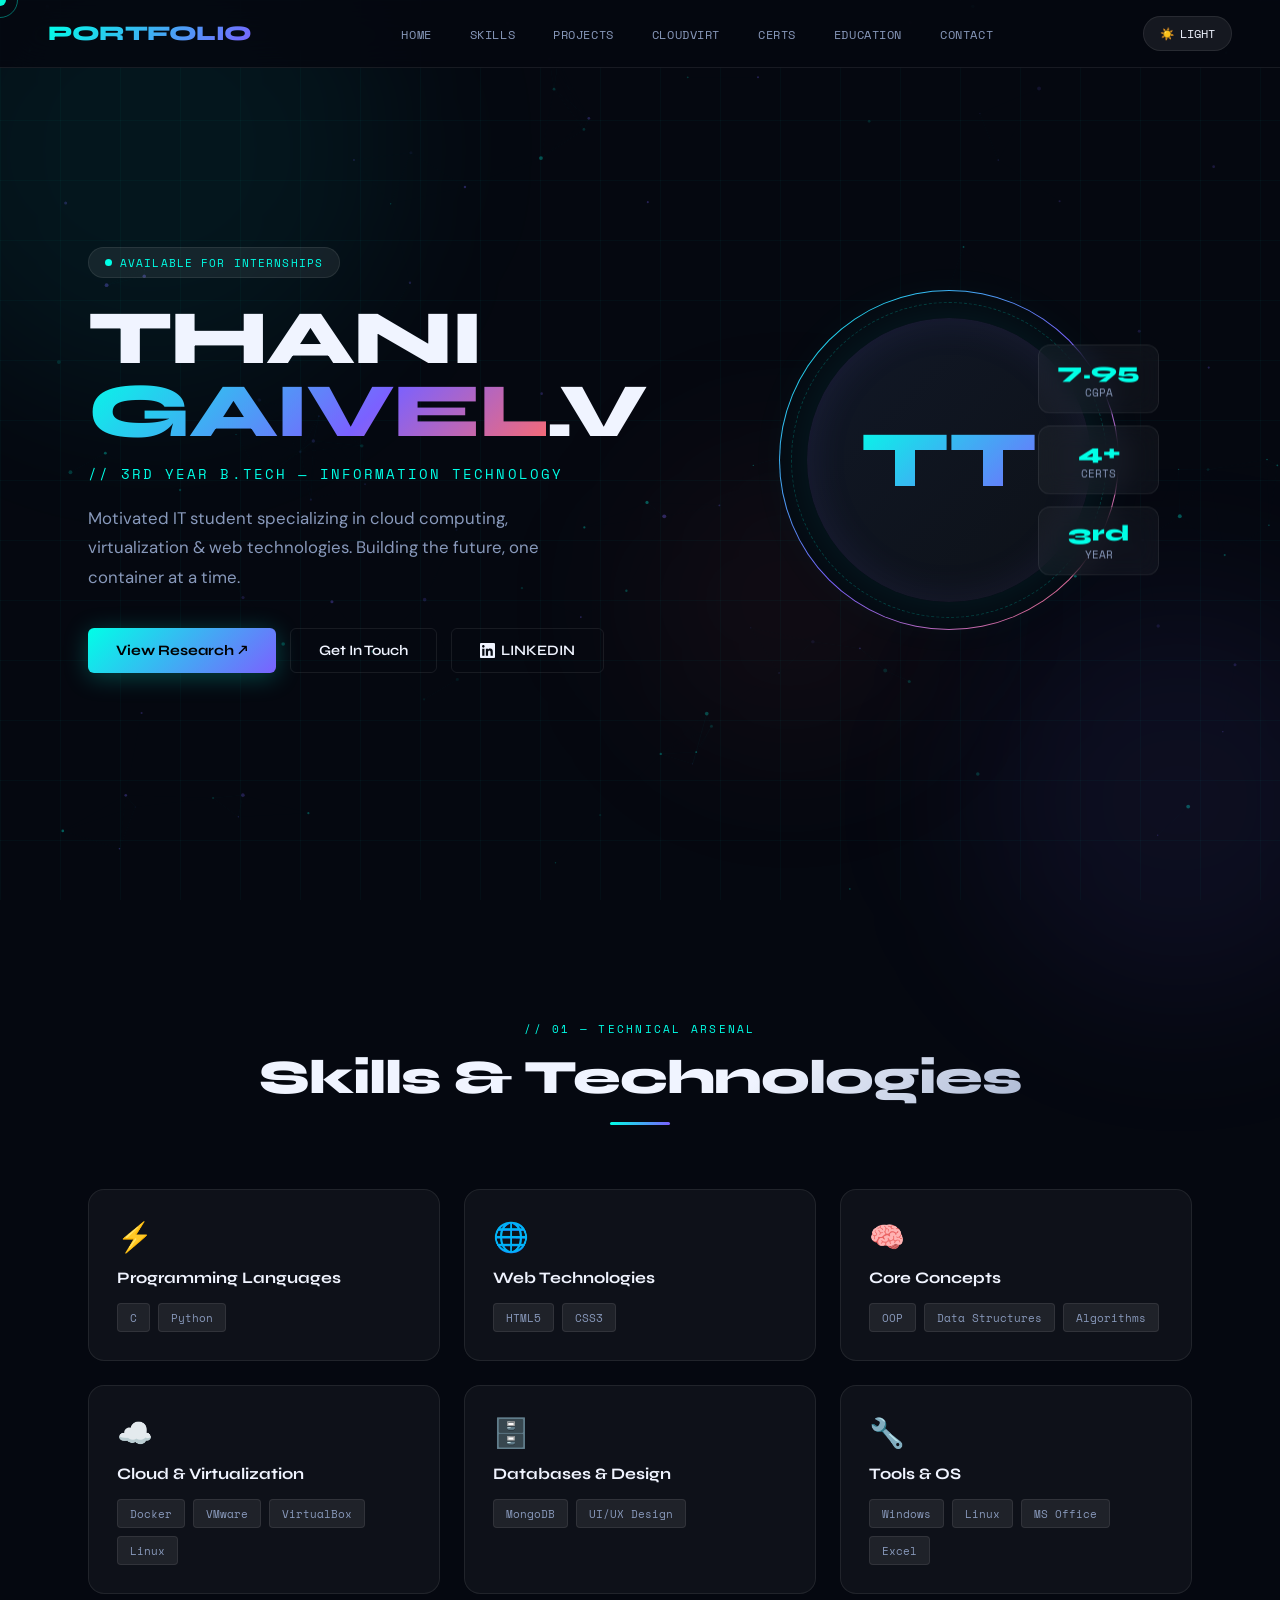
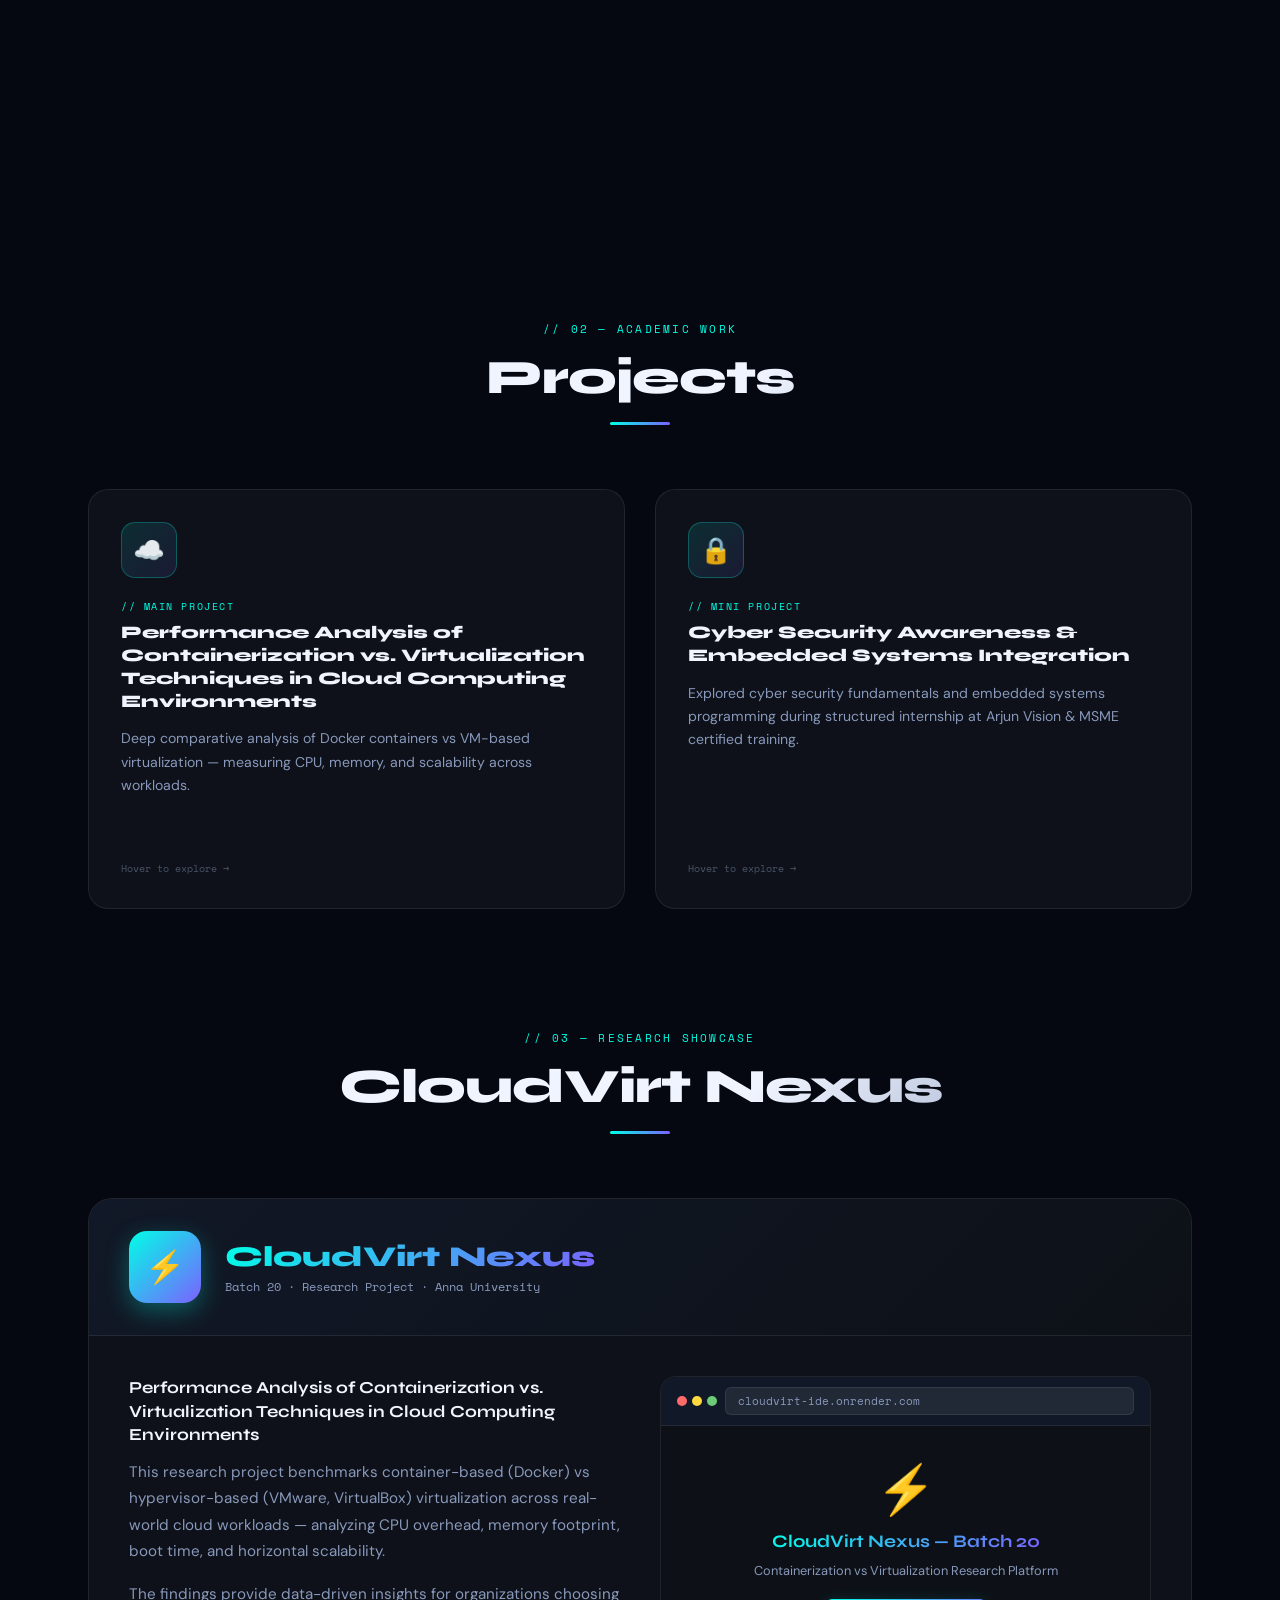
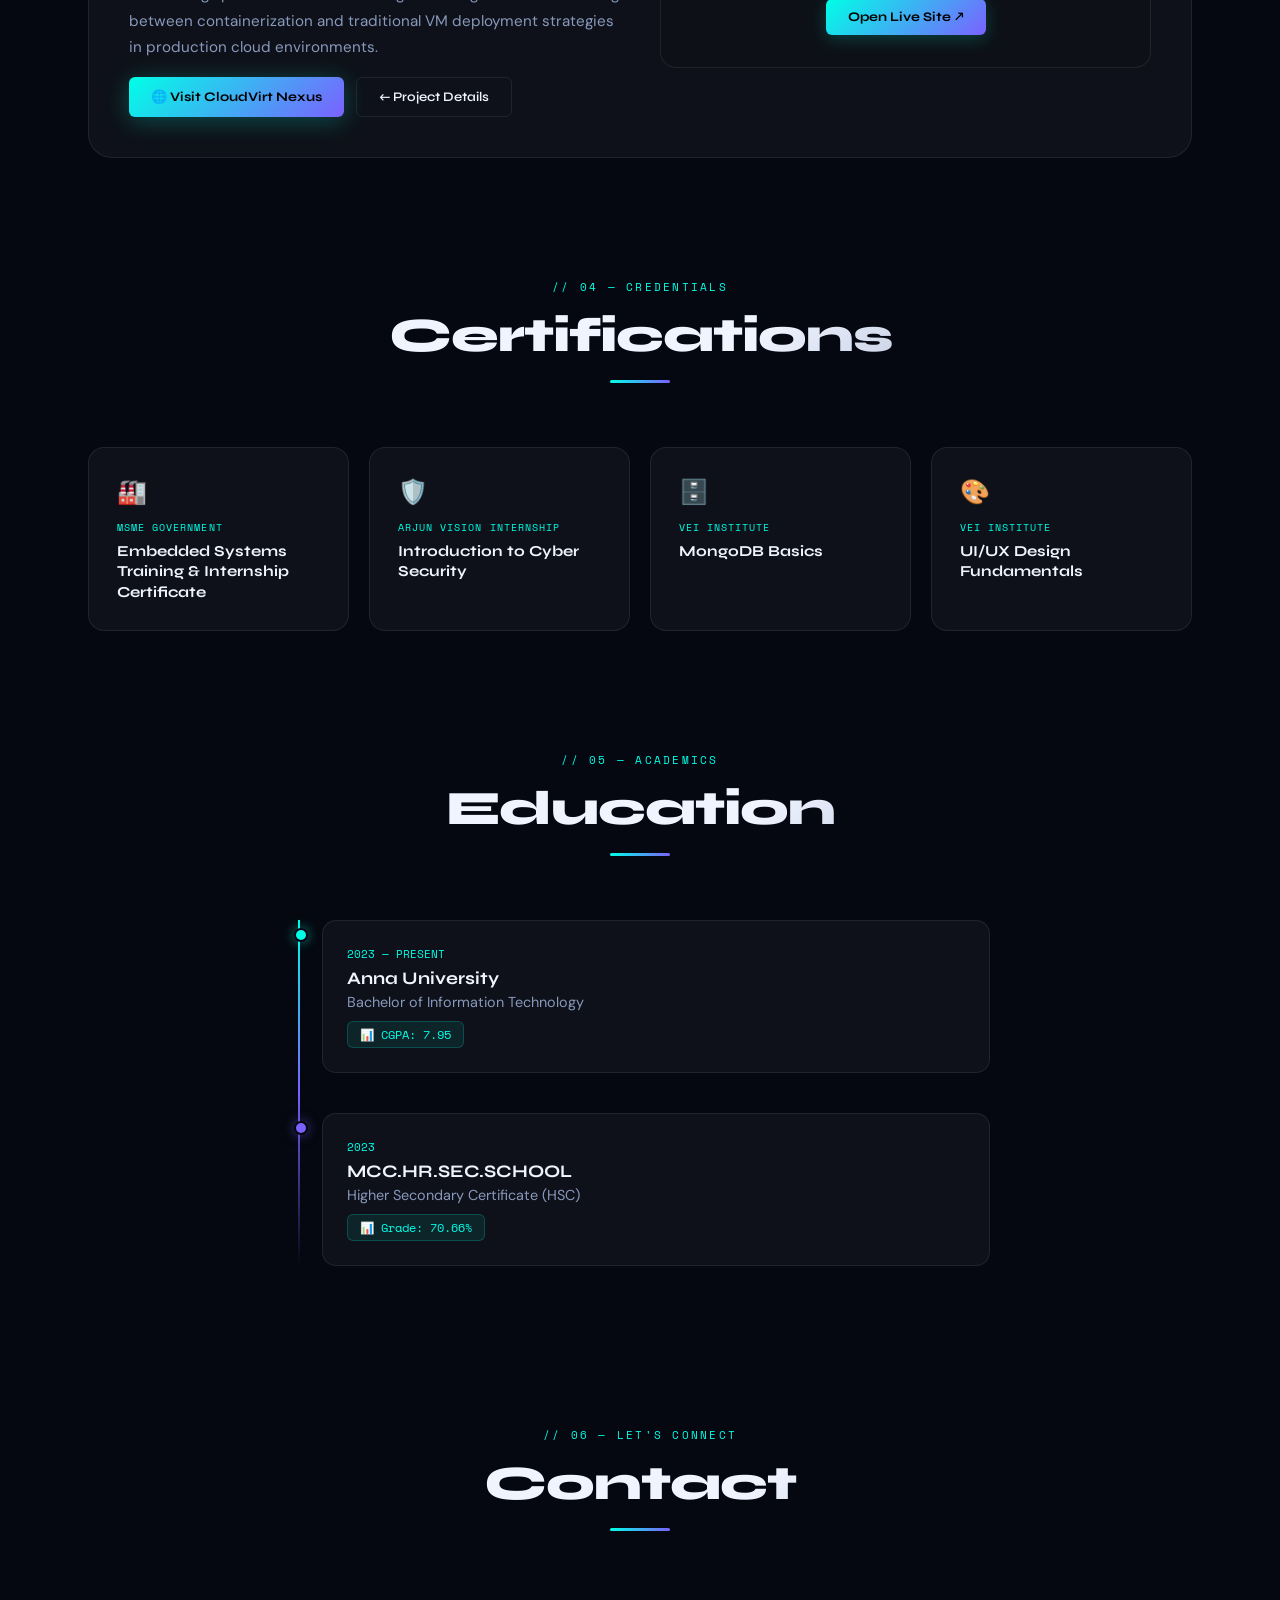
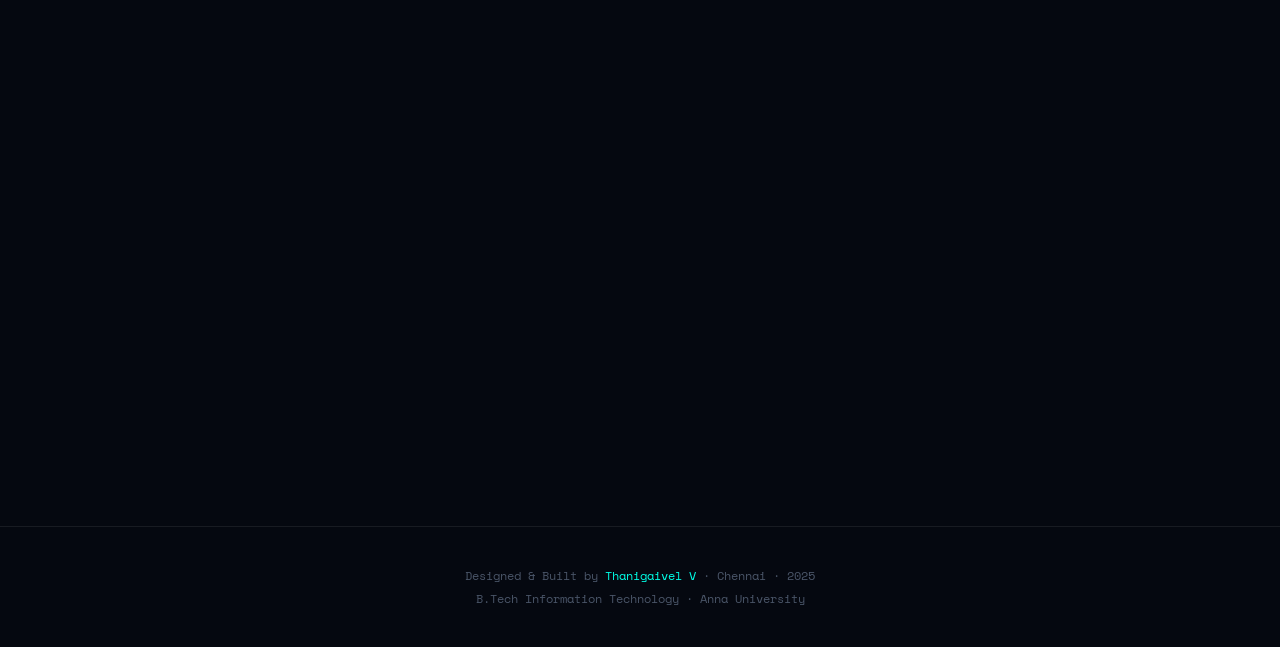
<file: index.html>
<!DOCTYPE html>
<html lang="en" data-theme="dark">
<head>
  <meta charset="UTF-8" />
  <meta name="viewport" content="width=device-width, initial-scale=1.0" />
  <title>Thanigaivel V — IT Portfolio</title>
  <link href="https://fonts.googleapis.com/css2?family=Space+Mono:ital,wght@0,400;0,700;1,400&family=Syne:wght@400;600;700;800&family=DM+Sans:ital,opsz,wght@0,9..40,300;0,9..40,400;0,9..40,500;1,9..40,300&display=swap" rel="stylesheet" />
  <link rel="stylesheet" href="css/variables.css" />
  <link rel="stylesheet" href="css/base.css" />
  <link rel="stylesheet" href="css/navbar.css" />
  <link rel="stylesheet" href="css/hero.css" />
  <link rel="stylesheet" href="css/skills.css" />
  <link rel="stylesheet" href="css/projects.css" />
  <link rel="stylesheet" href="css/cloudvirt.css" />
  <link rel="stylesheet" href="css/certifications.css" />
  <link rel="stylesheet" href="css/education.css" />
  <link rel="stylesheet" href="css/contact.css" />
  <link rel="stylesheet" href="css/animations.css" />
  <link rel="stylesheet" href="css/responsive.css" />
</head>
<body>

  <!-- Custom Cursor -->
  <div id="cursor"></div>
  <div id="cursor-trail"></div>

  <!-- Scroll Progress Bar -->
  <div id="scroll-progress"></div>

  <!-- Animated Background -->
  <canvas id="bg-canvas"></canvas>
  <div class="grid-bg"></div>
  <div class="orb orb1"></div>
  <div class="orb orb2"></div>
  <div class="orb orb3"></div>

  <!-- ═══ NAVBAR ═══ -->
  <nav id="navbar">
    <div class="nav-logo">PORTFOLIO</div>
    <ul class="nav-links">
      <li><a href="#hero">HOME</a></li>
      <li><a href="#skills">SKILLS</a></li>
      <li><a href="#projects">PROJECTS</a></li>
      <li><a href="#cloudvirt">CLOUDVIRT</a></li>
      <li><a href="#certs">CERTS</a></li>
      <li><a href="#education">EDUCATION</a></li>
      <li><a href="#contact">CONTACT</a></li>
    </ul>
    <button class="theme-toggle" id="themeToggle">
      <span id="themeIcon">☀️</span>
      <span id="themeLabel">LIGHT</span>
    </button>
  </nav>

  <main>

    <!-- ═══ HERO ═══ -->
    <section id="hero">
      <div class="hero-left">
        <div class="hero-badge">
          <span class="badge-dot"></span> AVAILABLE FOR INTERNSHIPS
        </div>
        <h1 class="hero-name">
          THANI</ br> <span>GAIVEL</span>.V
        </h1>
        <div class="hero-title">// 3RD YEAR B.TECH — INFORMATION TECHNOLOGY</div>
        <p class="hero-desc">
          Motivated IT student specializing in cloud computing, virtualization &amp; web technologies. Building the future, one container at a time.
        </p>
        <div class="hero-btns">
          <a href="#cloudvirt" class="btn-primary">View Research ↗</a>
          <a href="#contact" class="btn-outline">Get In Touch</a>
          <a href="https://www.linkedin.com/in/thanigaivel-v-20607b31b/" target="_blank" class="btn-outline btn-linkedin">
            <svg width="15" height="15" viewBox="0 0 24 24" fill="currentColor">
              <path d="M20.447 20.452h-3.554v-5.569c0-1.328-.027-3.037-1.852-3.037-1.853 0-2.136 1.445-2.136 2.939v5.667H9.351V9h3.414v1.561h.046c.477-.9 1.637-1.85 3.37-1.85 3.601 0 4.267 2.37 4.267 5.455v6.286zM5.337 7.433c-1.144 0-2.063-.926-2.063-2.065 0-1.138.92-2.063 2.063-2.063 1.14 0 2.064.925 2.064 2.063 0 1.139-.925 2.065-2.064 2.065zm1.782 13.019H3.555V9h3.564v11.452zM22.225 0H1.771C.792 0 0 .774 0 1.729v20.542C0 23.227.792 24 1.771 24h20.451C23.2 24 24 23.227 24 22.271V1.729C24 .774 23.2 0 22.222 0h.003z"/>
            </svg>
            LINKEDIN
          </a>
        </div>
      </div>
      <div class="hero-right">
        <div class="hero-avatar">
          <div class="avatar-ring"></div>
          <div class="avatar-ring2"></div>
          <div class="avatar-inner">
            <div class="avatar-letter">TT</div>
          </div>
          <div class="hero-stats">
            <div class="stat-card">
              <div class="stat-num">7.95</div>
              <div class="stat-label">CGPA</div>
            </div>
            <div class="stat-card">
              <div class="stat-num">4+</div>
              <div class="stat-label">CERTS</div>
            </div>
            <div class="stat-card">
              <div class="stat-num">3rd</div>
              <div class="stat-label">YEAR</div>
            </div>
          </div>
        </div>
      </div>
    </section>

    <!-- ═══ SKILLS ═══ -->
    <section id="skills">
      <div class="section-header reveal">
        <span class="section-tag">// 01 — TECHNICAL ARSENAL</span>
        <h2 class="section-title">Skills &amp; Technologies</h2>
        <div class="section-line"></div>
      </div>
      <div class="skills-grid">
        <div class="skill-category reveal">
          <div class="skill-cat-icon">⚡</div>
          <div class="skill-cat-title">Programming Languages</div>
          <div class="skill-tags">
            <span class="skill-tag">C</span>
            <span class="skill-tag">Python</span>
          </div>
        </div>
        <div class="skill-category reveal">
          <div class="skill-cat-icon">🌐</div>
          <div class="skill-cat-title">Web Technologies</div>
          <div class="skill-tags">
            <span class="skill-tag">HTML5</span>
            <span class="skill-tag">CSS3</span>
          </div>
        </div>
        <div class="skill-category reveal">
          <div class="skill-cat-icon">🧠</div>
          <div class="skill-cat-title">Core Concepts</div>
          <div class="skill-tags">
            <span class="skill-tag">OOP</span>
            <span class="skill-tag">Data Structures</span>
            <span class="skill-tag">Algorithms</span>
          </div>
        </div>
        <div class="skill-category reveal">
          <div class="skill-cat-icon">☁️</div>
          <div class="skill-cat-title">Cloud &amp; Virtualization</div>
          <div class="skill-tags">
            <span class="skill-tag">Docker</span>
            <span class="skill-tag">VMware</span>
            <span class="skill-tag">VirtualBox</span>
            <span class="skill-tag">Linux</span>
          </div>
        </div>
        <div class="skill-category reveal">
          <div class="skill-cat-icon">🗄️</div>
          <div class="skill-cat-title">Databases &amp; Design</div>
          <div class="skill-tags">
            <span class="skill-tag">MongoDB</span>
            <span class="skill-tag">UI/UX Design</span>
          </div>
        </div>
        <div class="skill-category reveal">
          <div class="skill-cat-icon">🔧</div>
          <div class="skill-cat-title">Tools &amp; OS</div>
          <div class="skill-tags">
            <span class="skill-tag">Windows</span>
            <span class="skill-tag">Linux</span>
            <span class="skill-tag">MS Office</span>
            <span class="skill-tag">Excel</span>
          </div>
        </div>
      </div>
    </section>

    <!-- ═══ PROJECTS ═══ -->
    <section id="projects">
      <div class="section-header reveal">
        <span class="section-tag">// 02 — ACADEMIC WORK</span>
        <h2 class="section-title">Projects</h2>
        <div class="section-line"></div>
      </div>
      <div class="projects-grid">

        <!-- Main Project Flip Card -->
        <div class="flip-card reveal">
          <div class="flip-card-inner">
            <div class="flip-front">
              <div class="project-icon">☁️</div>
              <div class="project-tag">// MAIN PROJECT</div>
              <div class="project-title">Performance Analysis of Containerization vs. Virtualization Techniques in Cloud Computing Environments</div>
              <p class="project-desc">Deep comparative analysis of Docker containers vs VM-based virtualization — measuring CPU, memory, and scalability across workloads.</p>
              <div class="flip-hint">Hover to explore <span>→</span></div>
            </div>
            <div class="flip-back">
              <div class="back-tools">
                <div class="back-tools-title">// TOOLS USED</div>
                <div class="tool-chips">
                  <span class="tool-chip">Docker</span>
                  <span class="tool-chip">VMware</span>
                  <span class="tool-chip">VirtualBox</span>
                  <span class="tool-chip">Linux</span>
                  <span class="tool-chip">Windows</span>
                </div>
              </div>
              <div class="back-outcome">
                <div class="back-outcome-title">// OUTCOME</div>
                <p>Containers outperformed VMs in resource efficiency, boot time, and horizontal scalability — demonstrating Docker's advantage in modern cloud-native workloads.</p>
              </div>
              <div class="project-links">
                <a href="https://cloudvirt-ide.onrender.com/" target="_blank" class="project-link">🌐 Visit Site</a>
              </div>
            </div>
          </div>
        </div>

        <!-- Mini Project Flip Card -->
        <div class="flip-card reveal">
          <div class="flip-card-inner">
            <div class="flip-front">
              <div class="project-icon">🔒</div>
              <div class="project-tag">// MINI PROJECT</div>
              <div class="project-title">Cyber Security Awareness &amp; Embedded Systems Integration</div>
              <p class="project-desc">Explored cyber security fundamentals and embedded systems programming during structured internship at Arjun Vision &amp; MSME certified training.</p>
              <div class="flip-hint">Hover to explore <span>→</span></div>
            </div>
            <div class="flip-back">
              <div class="back-tools">
                <div class="back-tools-title">// FOCUS AREAS</div>
                <div class="tool-chips">
                  <span class="tool-chip">Cyber Security</span>
                  <span class="tool-chip">Embedded Systems</span>
                  <span class="tool-chip">Network Basics</span>
                  <span class="tool-chip">MSME Certified</span>
                </div>
              </div>
              <div class="back-outcome">
                <div class="back-outcome-title">// LEARNING OUTCOME</div>
                <p>Gained hands-on exposure to security concepts, network vulnerabilities, and embedded hardware programming under MSME industry guidance.</p>
              </div>
              <div class="project-links">
                <a href="#certs" class="project-link-ghost">View Certs ↗</a>
              </div>
            </div>
          </div>
        </div>

      </div>
    </section>

    <!-- ═══ CLOUDVIRT NEXUS ═══ -->
    <section id="cloudvirt">
      <div class="section-header reveal">
        <span class="section-tag">// 03 — RESEARCH SHOWCASE</span>
        <h2 class="section-title">CloudVirt Nexus</h2>
        <div class="section-line"></div>
      </div>
      <div class="cloudvirt-box reveal">
        <div class="cloudvirt-header">
          <div class="cloudvirt-logo">⚡</div>
          <div>
            <div class="cloudvirt-name">CloudVirt Nexus</div>
            <div class="cloudvirt-batch">Batch 20 · Research Project · Anna University</div>
          </div>
        </div>
        <div class="cloudvirt-body">
          <div class="cloudvirt-info">
            <div class="cloudvirt-full-title">Performance Analysis of Containerization vs. Virtualization Techniques in Cloud Computing Environments</div>
            <p class="cloudvirt-desc">
              This research project benchmarks container-based (Docker) vs hypervisor-based (VMware, VirtualBox) virtualization across real-world cloud workloads — analyzing CPU overhead, memory footprint, boot time, and horizontal scalability.
            </p>
            <p class="cloudvirt-desc">
              The findings provide data-driven insights for organizations choosing between containerization and traditional VM deployment strategies in production cloud environments.
            </p>
            <div class="cloudvirt-btns">
              <a href="https://cloudvirt-ide.onrender.com/" target="_blank" class="btn-primary">🌐 Visit CloudVirt Nexus</a>
              <a href="#projects" class="btn-outline">← Project Details</a>
            </div>
          </div>
          <div class="cloudvirt-preview">
            <div class="preview-frame">
              <div class="preview-bar">
                <div class="preview-dots">
                  <span></span><span></span><span></span>
                </div>
                <div class="preview-url">cloudvirt-ide.onrender.com</div>
              </div>
              <div class="preview-content">
                <div class="preview-icon">⚡</div>
                <div class="preview-site-name">CloudVirt Nexus — Batch 20</div>
                <div class="preview-site-desc">Containerization vs Virtualization Research Platform</div>
                <a href="https://cloudvirt-ide.onrender.com/" target="_blank" class="visit-btn">Open Live Site ↗</a>
              </div>
            </div>
          </div>
        </div>
      </div>
    </section>

    <!-- ═══ CERTIFICATIONS ═══ -->
    <section id="certs">
      <div class="section-header reveal">
        <span class="section-tag">// 04 — CREDENTIALS</span>
        <h2 class="section-title">Certifications</h2>
        <div class="section-line"></div>
      </div>
      <div class="certs-grid">
        <div class="cert-card reveal">
          <div class="cert-icon">🏭</div>
          <div class="cert-issuer">MSME GOVERNMENT</div>
          <div class="cert-name">Embedded Systems Training &amp; Internship Certificate</div>
        </div>
        <div class="cert-card reveal">
          <div class="cert-icon">🛡️</div>
          <div class="cert-issuer">ARJUN VISION INTERNSHIP</div>
          <div class="cert-name">Introduction to Cyber Security</div>
        </div>
        <div class="cert-card reveal">
          <div class="cert-icon">🗄️</div>
          <div class="cert-issuer">VEI INSTITUTE</div>
          <div class="cert-name">MongoDB Basics</div>
        </div>
        <div class="cert-card reveal">
          <div class="cert-icon">🎨</div>
          <div class="cert-issuer">VEI INSTITUTE</div>
          <div class="cert-name">UI/UX Design Fundamentals</div>
        </div>
      </div>
    </section>

    <!-- ═══ EDUCATION ═══ -->
    <section id="education">
      <div class="section-header reveal">
        <span class="section-tag">// 05 — ACADEMICS</span>
        <h2 class="section-title">Education</h2>
        <div class="section-line"></div>
      </div>
      <div class="timeline reveal">
        <div class="timeline-item">
          <div class="timeline-dot dot-accent"></div>
          <div class="timeline-card">
            <div class="timeline-year">2023 — PRESENT</div>
            <div class="timeline-inst">Anna University</div>
            <div class="timeline-degree">Bachelor of Information Technology</div>
            <div class="timeline-grade">📊 CGPA: 7.95</div>
          </div>
        </div>
        <div class="timeline-item">
          <div class="timeline-dot dot-accent2"></div>
          <div class="timeline-card">
            <div class="timeline-year">2023</div>
            <div class="timeline-inst">MCC.HR.SEC.SCHOOL</div>
            <div class="timeline-degree">Higher Secondary Certificate (HSC)</div>
            <div class="timeline-grade">📊 Grade: 70.66%</div>
          </div>
        </div>
      </div>
    </section>

    <!-- ═══ CONTACT ═══ -->
    <section id="contact">
      <div class="section-header reveal">
        <span class="section-tag">// 06 — LET'S CONNECT</span>
        <h2 class="section-title">Contact</h2>
        <div class="section-line"></div>
      </div>
      <div class="contact-grid">
        <div class="contact-info reveal">
          <a href="mailto:thanigaivelt096@gmail.com" class="contact-item">
            <div class="contact-item-icon">📧</div>
            <div>
              <div class="contact-item-label">EMAIL</div>
              <div class="contact-item-value">thanigaivelt096@gmail.com</div>
            </div>
          </a>
          <a href="tel:9962139958" class="contact-item">
            <div class="contact-item-icon">📱</div>
            <div>
              <div class="contact-item-label">PHONE</div>
              <div class="contact-item-value">+91 9962139958</div>
            </div>
          </a>
          <div class="contact-item no-link">
            <div class="contact-item-icon">📍</div>
            <div>
              <div class="contact-item-label">LOCATION</div>
              <div class="contact-item-value"> Chetpet, Chennai - 31</div>
            </div>
          </div>
          <a href="https://www.linkedin.com/in/thanigaivel-v-20607b31b/" target="_blank" class="contact-item">
            <div class="contact-item-icon linkedin-icon">
              <svg width="20" height="20" viewBox="0 0 24 24" fill="currentColor">
                <path d="M20.447 20.452h-3.554v-5.569c0-1.328-.027-3.037-1.852-3.037-1.853 0-2.136 1.445-2.136 2.939v5.667H9.351V9h3.414v1.561h.046c.477-.9 1.637-1.85 3.37-1.85 3.601 0 4.267 2.37 4.267 5.455v6.286zM5.337 7.433c-1.144 0-2.063-.926-2.063-2.065 0-1.138.92-2.063 2.063-2.063 1.14 0 2.064.925 2.064 2.063 0 1.139-.925 2.065-2.064 2.065zm1.782 13.019H3.555V9h3.564v11.452zM22.225 0H1.771C.792 0 0 .774 0 1.729v20.542C0 23.227.792 24 1.771 24h20.451C23.2 24 24 23.227 24 22.271V1.729C24 .774 23.2 0 22.222 0h.003z"/>
              </svg>
            </div>
            <div>
              <div class="contact-item-label">LINKEDIN</div>
              <div class="contact-item-value">thanigaivel-v-20607b31b</div>
            </div>
          </a>
        </div>
        <div class="contact-personal reveal">
          <div class="personal-card">
            <div class="personal-card-title">🌍 Languages</div>
            <div class="lang-chips">
              <span class="lang-chip">Tamil 🇮🇳</span>
              <span class="lang-chip">English 🇬🇧</span>
            </div>
          </div>
          <div class="personal-card">
            <div class="personal-card-title">🚀 Personal Skills</div>
            <div class="skill-chips">
              <span class="skill-chip">🤝 Team Work</span>
              <span class="skill-chip">⚡ Quick Learner</span>
              <span class="skill-chip">⏱️ Time Management</span>
              <span class="skill-chip">🔄 Adaptability</span>
            </div>
          </div>
          <div class="personal-card card-highlight">
            <div class="personal-card-title highlight-title">📍 Looking For</div>
            <p class="looking-text">Open to internships, entry-level roles, and collaborative projects in cloud computing, web development, or cybersecurity domains.</p>
          </div>
        </div>
      </div>
    </section>

  </main>

  <footer>
    <p>Designed &amp; Built by <span>Thanigaivel V</span> · Chennai · 2025</p>
    <p>B.Tech Information Technology · Anna University</p>
  </footer>

  <!-- Scripts -->
  <script src="js/cursor.js"></script>
  <script src="js/particles.js"></script>
  <script src="js/scroll.js"></script>
  <script src="js/theme.js"></script>
</body>
</html>
</file>
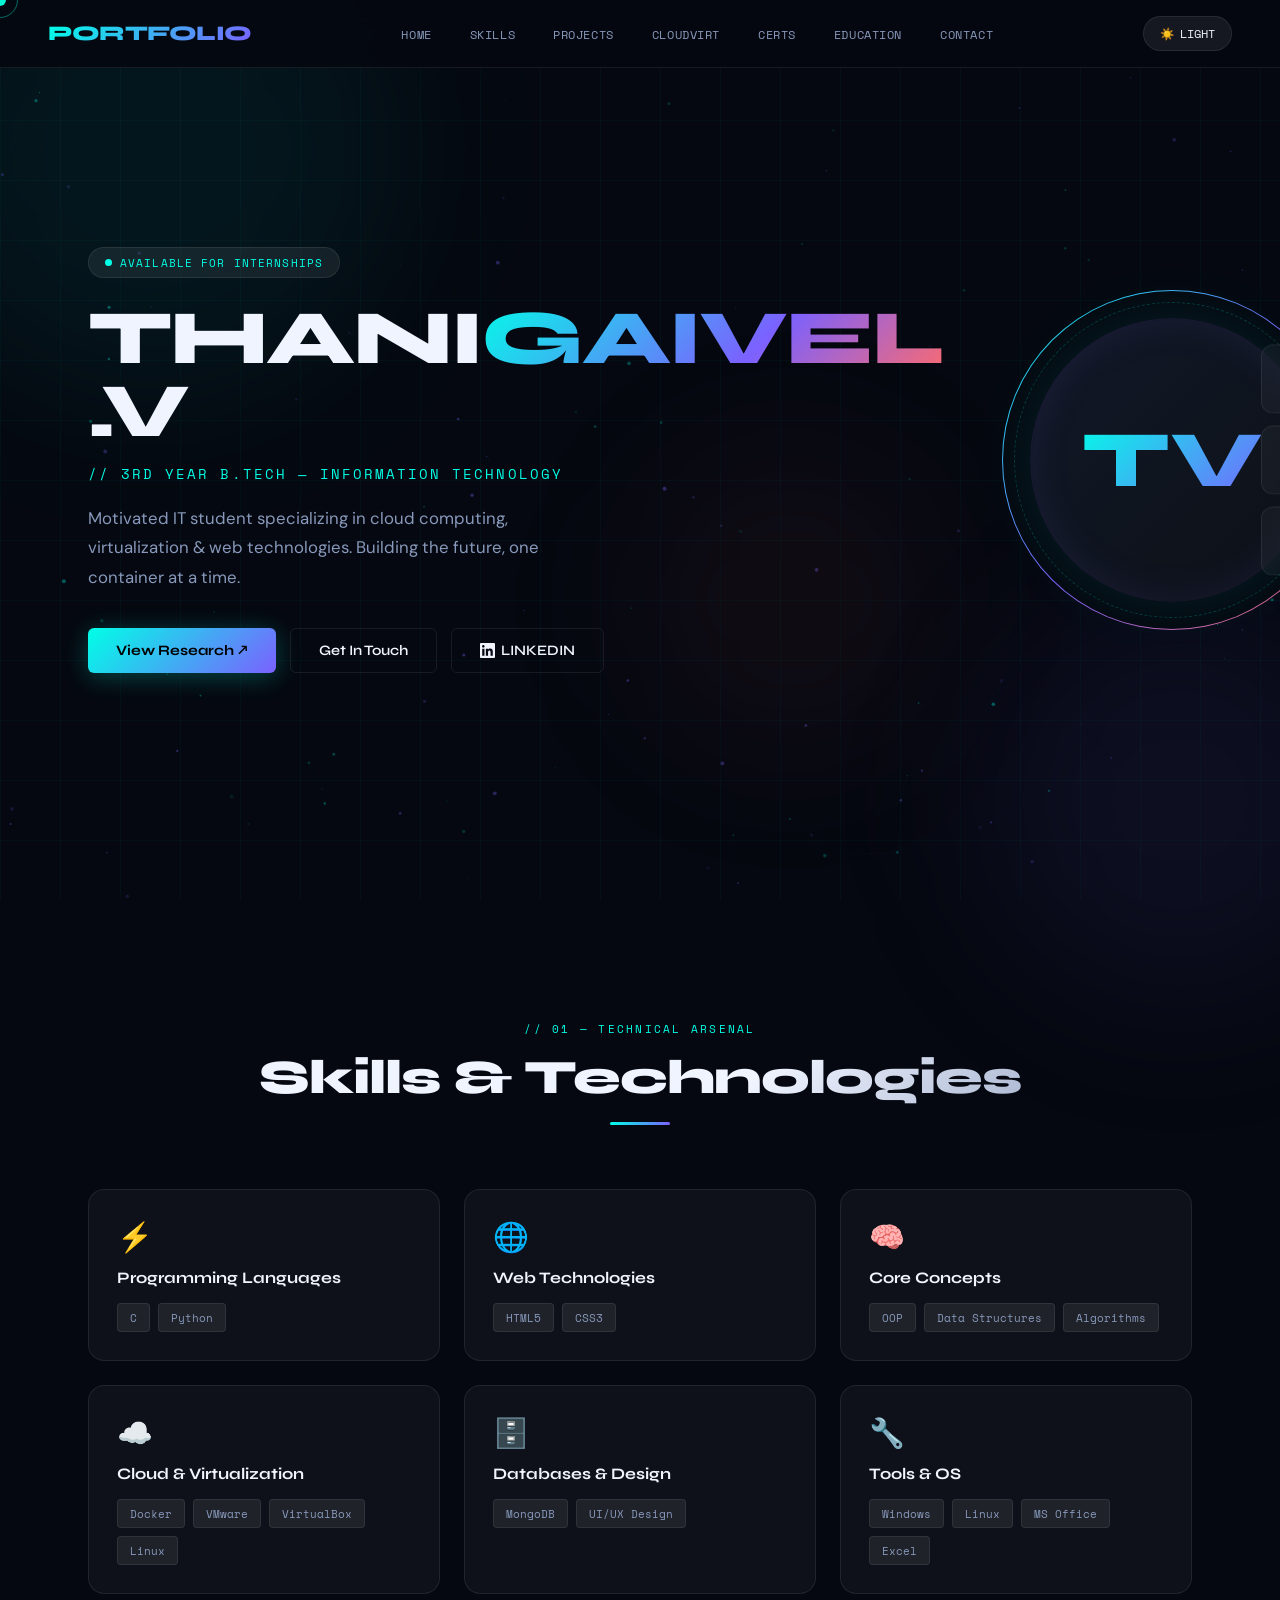
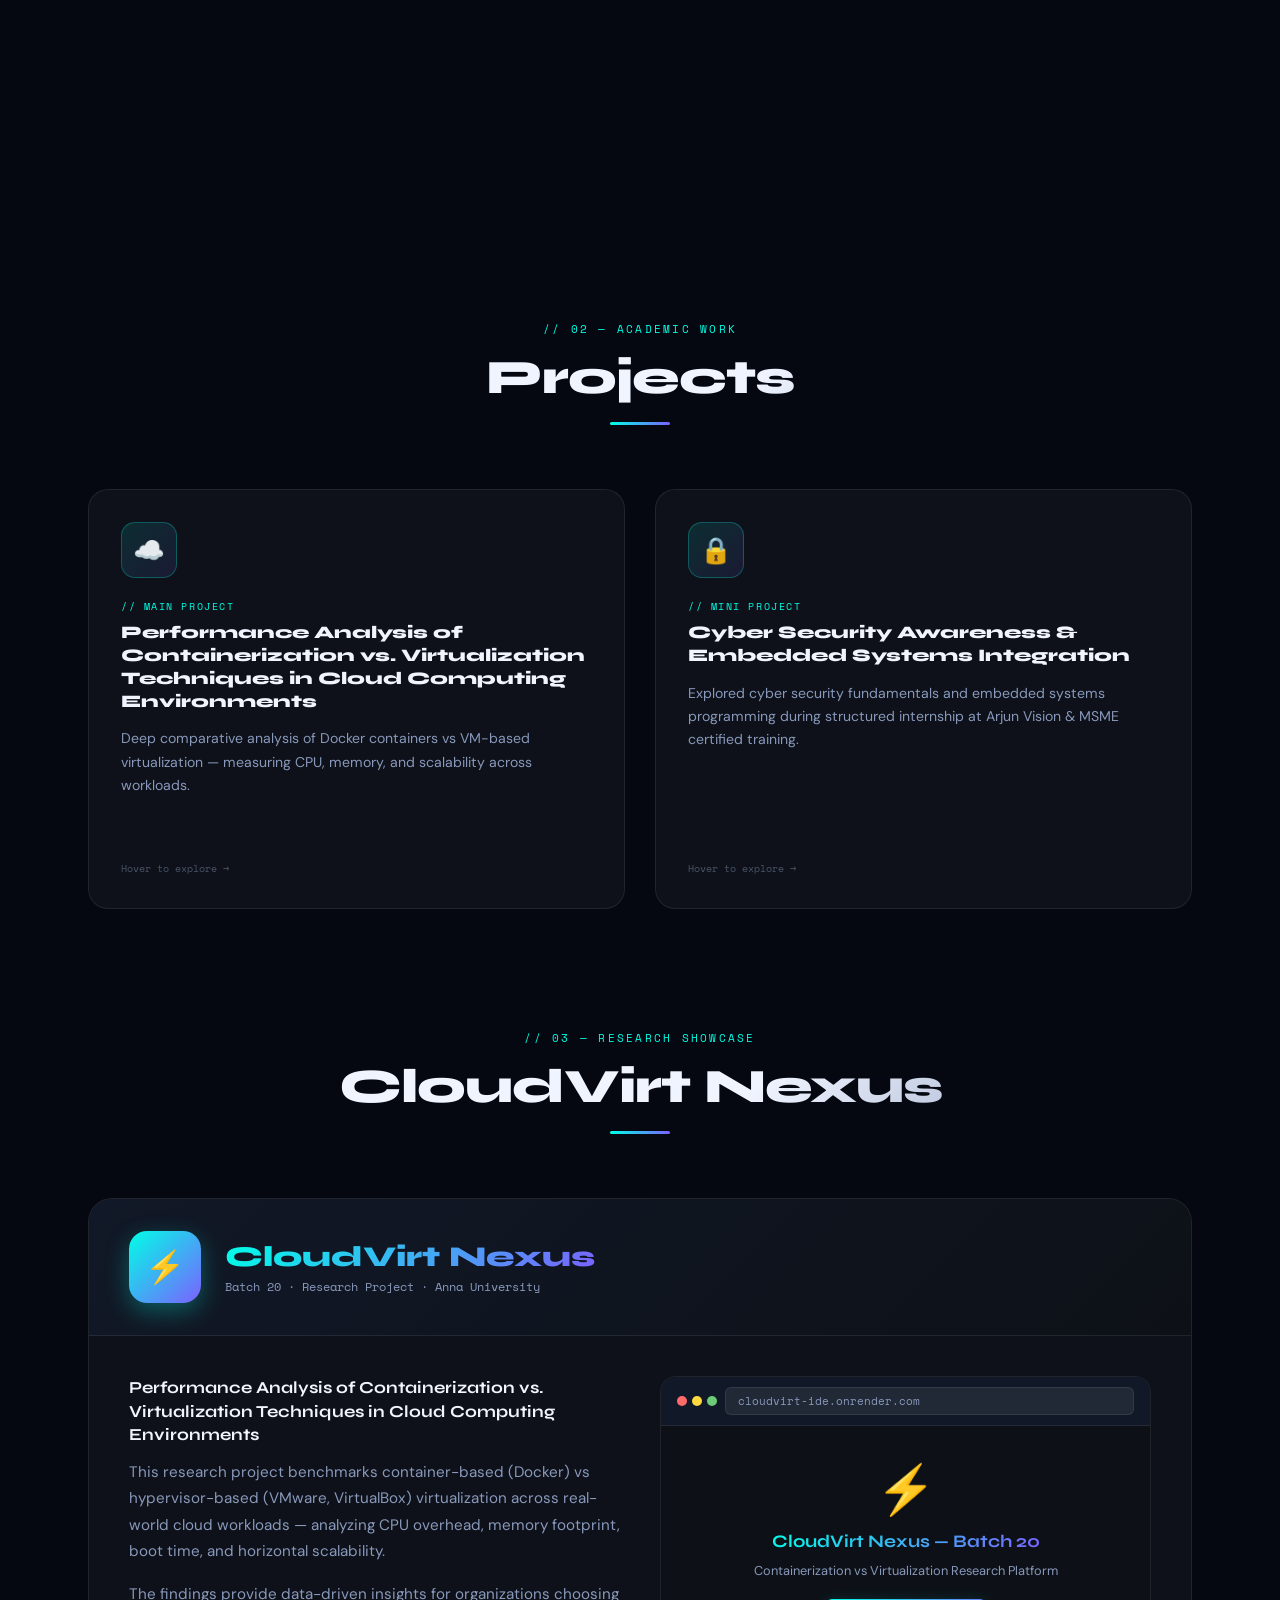
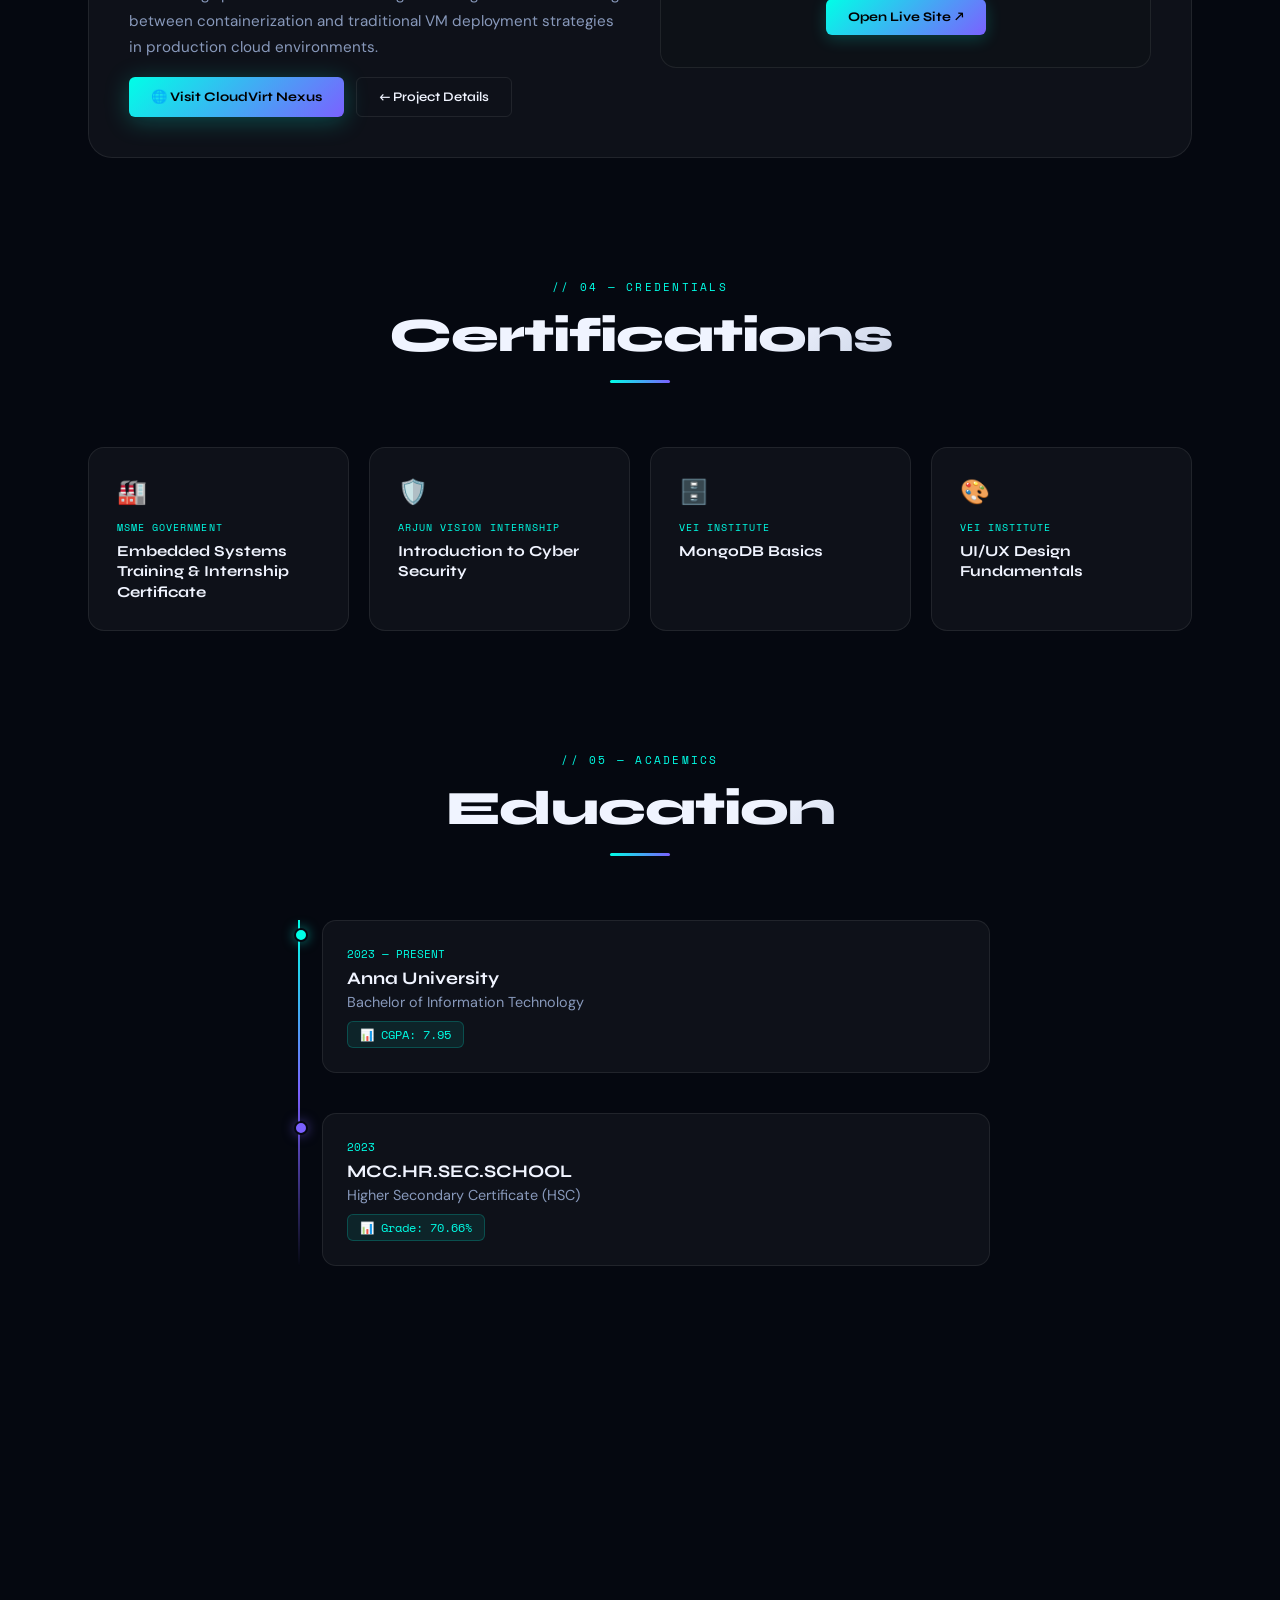
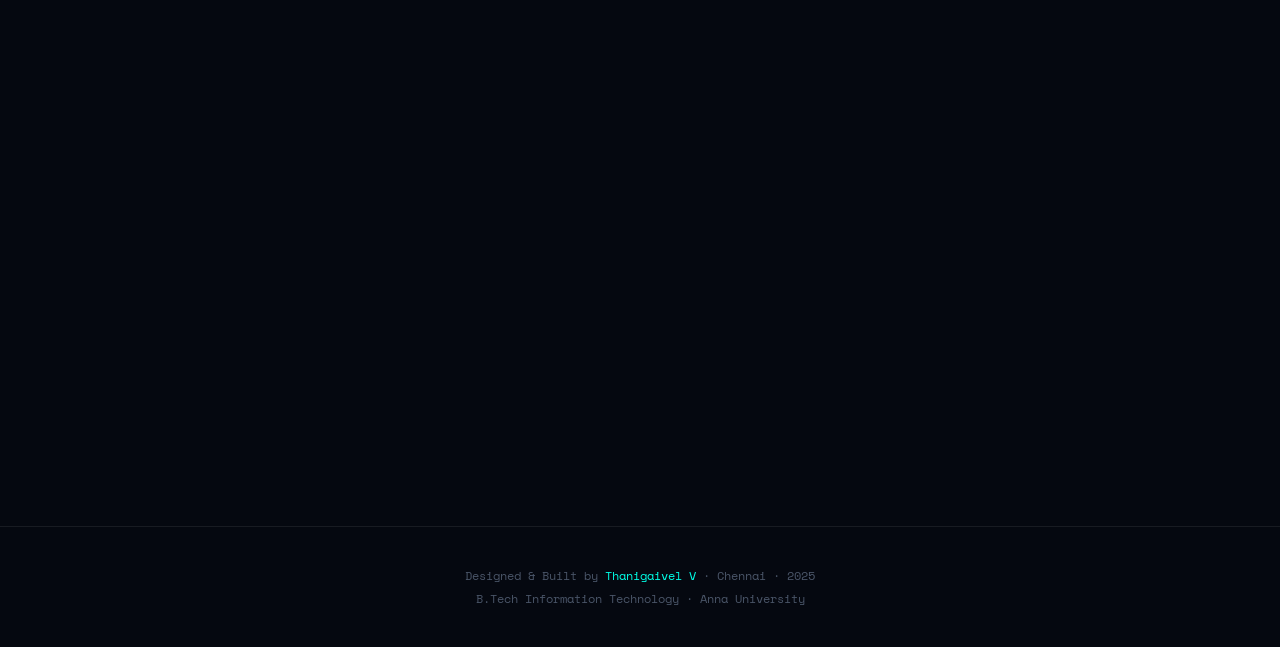
<file: portfolio/index.html>
<!DOCTYPE html>
<html lang="en" data-theme="dark">
<head>
  <meta charset="UTF-8" />
  <meta name="viewport" content="width=device-width, initial-scale=1.0" />
  <title>Thanigaivel V — IT Portfolio</title>
  <link href="https://fonts.googleapis.com/css2?family=Space+Mono:ital,wght@0,400;0,700;1,400&family=Syne:wght@400;600;700;800&family=DM+Sans:ital,opsz,wght@0,9..40,300;0,9..40,400;0,9..40,500;1,9..40,300&display=swap" rel="stylesheet" />
  <link rel="stylesheet" href="css/variables.css" />
  <link rel="stylesheet" href="css/base.css" />
  <link rel="stylesheet" href="css/navbar.css" />
  <link rel="stylesheet" href="css/hero.css" />
  <link rel="stylesheet" href="css/skills.css" />
  <link rel="stylesheet" href="css/projects.css" />
  <link rel="stylesheet" href="css/cloudvirt.css" />
  <link rel="stylesheet" href="css/certifications.css" />
  <link rel="stylesheet" href="css/education.css" />
  <link rel="stylesheet" href="css/contact.css" />
  <link rel="stylesheet" href="css/animations.css" />
  <link rel="stylesheet" href="css/responsive.css" />
</head>
<body>

  <!-- Custom Cursor -->
  <div id="cursor"></div>
  <div id="cursor-trail"></div>

  <!-- Scroll Progress Bar -->
  <div id="scroll-progress"></div>

  <!-- Animated Background -->
  <canvas id="bg-canvas"></canvas>
  <div class="grid-bg"></div>
  <div class="orb orb1"></div>
  <div class="orb orb2"></div>
  <div class="orb orb3"></div>

  <!-- ═══ NAVBAR ═══ -->
  <nav id="navbar">
    <div class="nav-logo">PORTFOLIO</div>
    <ul class="nav-links">
      <li><a href="#hero">HOME</a></li>
      <li><a href="#skills">SKILLS</a></li>
      <li><a href="#projects">PROJECTS</a></li>
      <li><a href="#cloudvirt">CLOUDVIRT</a></li>
      <li><a href="#certs">CERTS</a></li>
      <li><a href="#education">EDUCATION</a></li>
      <li><a href="#contact">CONTACT</a></li>
    </ul>
    <button class="theme-toggle" id="themeToggle">
      <span id="themeIcon">☀️</span>
      <span id="themeLabel">LIGHT</span>
    </button>
  </nav>

  <main>

    <!-- ═══ HERO ═══ -->
    <section id="hero">
      <div class="hero-left">
        <div class="hero-badge">
          <span class="badge-dot"></span> AVAILABLE FOR INTERNSHIPS
        </div>
        <h1 class="hero-name">
          THANI<span>GAIVEL</span><br />.V
        </h1>
        <div class="hero-title">// 3RD YEAR B.TECH — INFORMATION TECHNOLOGY</div>
        <p class="hero-desc">
          Motivated IT student specializing in cloud computing, virtualization &amp; web technologies. Building the future, one container at a time.
        </p>
        <div class="hero-btns">
          <a href="#cloudvirt" class="btn-primary">View Research ↗</a>
          <a href="#contact" class="btn-outline">Get In Touch</a>
          <a href="https://www.linkedin.com/in/thanigaivel-v-20607b31b/" target="_blank" class="btn-outline btn-linkedin">
            <svg width="15" height="15" viewBox="0 0 24 24" fill="currentColor">
              <path d="M20.447 20.452h-3.554v-5.569c0-1.328-.027-3.037-1.852-3.037-1.853 0-2.136 1.445-2.136 2.939v5.667H9.351V9h3.414v1.561h.046c.477-.9 1.637-1.85 3.37-1.85 3.601 0 4.267 2.37 4.267 5.455v6.286zM5.337 7.433c-1.144 0-2.063-.926-2.063-2.065 0-1.138.92-2.063 2.063-2.063 1.14 0 2.064.925 2.064 2.063 0 1.139-.925 2.065-2.064 2.065zm1.782 13.019H3.555V9h3.564v11.452zM22.225 0H1.771C.792 0 0 .774 0 1.729v20.542C0 23.227.792 24 1.771 24h20.451C23.2 24 24 23.227 24 22.271V1.729C24 .774 23.2 0 22.222 0h.003z"/>
            </svg>
            LINKEDIN
          </a>
        </div>
      </div>
      <div class="hero-right">
        <div class="hero-avatar">
          <div class="avatar-ring"></div>
          <div class="avatar-ring2"></div>
          <div class="avatar-inner">
            <div class="avatar-letter">TV</div>
          </div>
          <div class="hero-stats">
            <div class="stat-card">
              <div class="stat-num">7.95</div>
              <div class="stat-label">CGPA</div>
            </div>
            <div class="stat-card">
              <div class="stat-num">4+</div>
              <div class="stat-label">CERTS</div>
            </div>
            <div class="stat-card">
              <div class="stat-num">3rd</div>
              <div class="stat-label">YEAR</div>
            </div>
          </div>
        </div>
      </div>
    </section>

    <!-- ═══ SKILLS ═══ -->
    <section id="skills">
      <div class="section-header reveal">
        <span class="section-tag">// 01 — TECHNICAL ARSENAL</span>
        <h2 class="section-title">Skills &amp; Technologies</h2>
        <div class="section-line"></div>
      </div>
      <div class="skills-grid">
        <div class="skill-category reveal">
          <div class="skill-cat-icon">⚡</div>
          <div class="skill-cat-title">Programming Languages</div>
          <div class="skill-tags">
            <span class="skill-tag">C</span>
            <span class="skill-tag">Python</span>
          </div>
        </div>
        <div class="skill-category reveal">
          <div class="skill-cat-icon">🌐</div>
          <div class="skill-cat-title">Web Technologies</div>
          <div class="skill-tags">
            <span class="skill-tag">HTML5</span>
            <span class="skill-tag">CSS3</span>
          </div>
        </div>
        <div class="skill-category reveal">
          <div class="skill-cat-icon">🧠</div>
          <div class="skill-cat-title">Core Concepts</div>
          <div class="skill-tags">
            <span class="skill-tag">OOP</span>
            <span class="skill-tag">Data Structures</span>
            <span class="skill-tag">Algorithms</span>
          </div>
        </div>
        <div class="skill-category reveal">
          <div class="skill-cat-icon">☁️</div>
          <div class="skill-cat-title">Cloud &amp; Virtualization</div>
          <div class="skill-tags">
            <span class="skill-tag">Docker</span>
            <span class="skill-tag">VMware</span>
            <span class="skill-tag">VirtualBox</span>
            <span class="skill-tag">Linux</span>
          </div>
        </div>
        <div class="skill-category reveal">
          <div class="skill-cat-icon">🗄️</div>
          <div class="skill-cat-title">Databases &amp; Design</div>
          <div class="skill-tags">
            <span class="skill-tag">MongoDB</span>
            <span class="skill-tag">UI/UX Design</span>
          </div>
        </div>
        <div class="skill-category reveal">
          <div class="skill-cat-icon">🔧</div>
          <div class="skill-cat-title">Tools &amp; OS</div>
          <div class="skill-tags">
            <span class="skill-tag">Windows</span>
            <span class="skill-tag">Linux</span>
            <span class="skill-tag">MS Office</span>
            <span class="skill-tag">Excel</span>
          </div>
        </div>
      </div>
    </section>

    <!-- ═══ PROJECTS ═══ -->
    <section id="projects">
      <div class="section-header reveal">
        <span class="section-tag">// 02 — ACADEMIC WORK</span>
        <h2 class="section-title">Projects</h2>
        <div class="section-line"></div>
      </div>
      <div class="projects-grid">

        <!-- Main Project Flip Card -->
        <div class="flip-card reveal">
          <div class="flip-card-inner">
            <div class="flip-front">
              <div class="project-icon">☁️</div>
              <div class="project-tag">// MAIN PROJECT</div>
              <div class="project-title">Performance Analysis of Containerization vs. Virtualization Techniques in Cloud Computing Environments</div>
              <p class="project-desc">Deep comparative analysis of Docker containers vs VM-based virtualization — measuring CPU, memory, and scalability across workloads.</p>
              <div class="flip-hint">Hover to explore <span>→</span></div>
            </div>
            <div class="flip-back">
              <div class="back-tools">
                <div class="back-tools-title">// TOOLS USED</div>
                <div class="tool-chips">
                  <span class="tool-chip">Docker</span>
                  <span class="tool-chip">VMware</span>
                  <span class="tool-chip">VirtualBox</span>
                  <span class="tool-chip">Linux</span>
                  <span class="tool-chip">Windows</span>
                </div>
              </div>
              <div class="back-outcome">
                <div class="back-outcome-title">// OUTCOME</div>
                <p>Containers outperformed VMs in resource efficiency, boot time, and horizontal scalability — demonstrating Docker's advantage in modern cloud-native workloads.</p>
              </div>
              <div class="project-links">
                <a href="https://cloudvirt-ide.onrender.com/" target="_blank" class="project-link">🌐 Visit Site</a>
              </div>
            </div>
          </div>
        </div>

        <!-- Mini Project Flip Card -->
        <div class="flip-card reveal">
          <div class="flip-card-inner">
            <div class="flip-front">
              <div class="project-icon">🔒</div>
              <div class="project-tag">// MINI PROJECT</div>
              <div class="project-title">Cyber Security Awareness &amp; Embedded Systems Integration</div>
              <p class="project-desc">Explored cyber security fundamentals and embedded systems programming during structured internship at Arjun Vision &amp; MSME certified training.</p>
              <div class="flip-hint">Hover to explore <span>→</span></div>
            </div>
            <div class="flip-back">
              <div class="back-tools">
                <div class="back-tools-title">// FOCUS AREAS</div>
                <div class="tool-chips">
                  <span class="tool-chip">Cyber Security</span>
                  <span class="tool-chip">Embedded Systems</span>
                  <span class="tool-chip">Network Basics</span>
                  <span class="tool-chip">MSME Certified</span>
                </div>
              </div>
              <div class="back-outcome">
                <div class="back-outcome-title">// LEARNING OUTCOME</div>
                <p>Gained hands-on exposure to security concepts, network vulnerabilities, and embedded hardware programming under MSME industry guidance.</p>
              </div>
              <div class="project-links">
                <a href="#certs" class="project-link-ghost">View Certs ↗</a>
              </div>
            </div>
          </div>
        </div>

      </div>
    </section>

    <!-- ═══ CLOUDVIRT NEXUS ═══ -->
    <section id="cloudvirt">
      <div class="section-header reveal">
        <span class="section-tag">// 03 — RESEARCH SHOWCASE</span>
        <h2 class="section-title">CloudVirt Nexus</h2>
        <div class="section-line"></div>
      </div>
      <div class="cloudvirt-box reveal">
        <div class="cloudvirt-header">
          <div class="cloudvirt-logo">⚡</div>
          <div>
            <div class="cloudvirt-name">CloudVirt Nexus</div>
            <div class="cloudvirt-batch">Batch 20 · Research Project · Anna University</div>
          </div>
        </div>
        <div class="cloudvirt-body">
          <div class="cloudvirt-info">
            <div class="cloudvirt-full-title">Performance Analysis of Containerization vs. Virtualization Techniques in Cloud Computing Environments</div>
            <p class="cloudvirt-desc">
              This research project benchmarks container-based (Docker) vs hypervisor-based (VMware, VirtualBox) virtualization across real-world cloud workloads — analyzing CPU overhead, memory footprint, boot time, and horizontal scalability.
            </p>
            <p class="cloudvirt-desc">
              The findings provide data-driven insights for organizations choosing between containerization and traditional VM deployment strategies in production cloud environments.
            </p>
            <div class="cloudvirt-btns">
              <a href="https://cloudvirt-ide.onrender.com/" target="_blank" class="btn-primary">🌐 Visit CloudVirt Nexus</a>
              <a href="#projects" class="btn-outline">← Project Details</a>
            </div>
          </div>
          <div class="cloudvirt-preview">
            <div class="preview-frame">
              <div class="preview-bar">
                <div class="preview-dots">
                  <span></span><span></span><span></span>
                </div>
                <div class="preview-url">cloudvirt-ide.onrender.com</div>
              </div>
              <div class="preview-content">
                <div class="preview-icon">⚡</div>
                <div class="preview-site-name">CloudVirt Nexus — Batch 20</div>
                <div class="preview-site-desc">Containerization vs Virtualization Research Platform</div>
                <a href="https://cloudvirt-ide.onrender.com/" target="_blank" class="visit-btn">Open Live Site ↗</a>
              </div>
            </div>
          </div>
        </div>
      </div>
    </section>

    <!-- ═══ CERTIFICATIONS ═══ -->
    <section id="certs">
      <div class="section-header reveal">
        <span class="section-tag">// 04 — CREDENTIALS</span>
        <h2 class="section-title">Certifications</h2>
        <div class="section-line"></div>
      </div>
      <div class="certs-grid">
        <div class="cert-card reveal">
          <div class="cert-icon">🏭</div>
          <div class="cert-issuer">MSME GOVERNMENT</div>
          <div class="cert-name">Embedded Systems Training &amp; Internship Certificate</div>
        </div>
        <div class="cert-card reveal">
          <div class="cert-icon">🛡️</div>
          <div class="cert-issuer">ARJUN VISION INTERNSHIP</div>
          <div class="cert-name">Introduction to Cyber Security</div>
        </div>
        <div class="cert-card reveal">
          <div class="cert-icon">🗄️</div>
          <div class="cert-issuer">VEI INSTITUTE</div>
          <div class="cert-name">MongoDB Basics</div>
        </div>
        <div class="cert-card reveal">
          <div class="cert-icon">🎨</div>
          <div class="cert-issuer">VEI INSTITUTE</div>
          <div class="cert-name">UI/UX Design Fundamentals</div>
        </div>
      </div>
    </section>

    <!-- ═══ EDUCATION ═══ -->
    <section id="education">
      <div class="section-header reveal">
        <span class="section-tag">// 05 — ACADEMICS</span>
        <h2 class="section-title">Education</h2>
        <div class="section-line"></div>
      </div>
      <div class="timeline reveal">
        <div class="timeline-item">
          <div class="timeline-dot dot-accent"></div>
          <div class="timeline-card">
            <div class="timeline-year">2023 — PRESENT</div>
            <div class="timeline-inst">Anna University</div>
            <div class="timeline-degree">Bachelor of Information Technology</div>
            <div class="timeline-grade">📊 CGPA: 7.95</div>
          </div>
        </div>
        <div class="timeline-item">
          <div class="timeline-dot dot-accent2"></div>
          <div class="timeline-card">
            <div class="timeline-year">2023</div>
            <div class="timeline-inst">MCC.HR.SEC.SCHOOL</div>
            <div class="timeline-degree">Higher Secondary Certificate (HSC)</div>
            <div class="timeline-grade">📊 Grade: 70.66%</div>
          </div>
        </div>
      </div>
    </section>

    <!-- ═══ CONTACT ═══ -->
    <section id="contact">
      <div class="section-header reveal">
        <span class="section-tag">// 06 — LET'S CONNECT</span>
        <h2 class="section-title">Contact</h2>
        <div class="section-line"></div>
      </div>
      <div class="contact-grid">
        <div class="contact-info reveal">
          <a href="mailto:thanigaivelt096@gmail.com" class="contact-item">
            <div class="contact-item-icon">📧</div>
            <div>
              <div class="contact-item-label">EMAIL</div>
              <div class="contact-item-value">thanigaivelt096@gmail.com</div>
            </div>
          </a>
          <a href="tel:9962139958" class="contact-item">
            <div class="contact-item-icon">📱</div>
            <div>
              <div class="contact-item-label">PHONE</div>
              <div class="contact-item-value">+91 9962139958</div>
            </div>
          </a>
          <div class="contact-item no-link">
            <div class="contact-item-icon">📍</div>
            <div>
              <div class="contact-item-label">LOCATION</div>
              <div class="contact-item-value">6/16 Chetpet, Chennai - 31</div>
            </div>
          </div>
          <a href="https://www.linkedin.com/in/thanigaivel-v-20607b31b/" target="_blank" class="contact-item">
            <div class="contact-item-icon linkedin-icon">
              <svg width="20" height="20" viewBox="0 0 24 24" fill="currentColor">
                <path d="M20.447 20.452h-3.554v-5.569c0-1.328-.027-3.037-1.852-3.037-1.853 0-2.136 1.445-2.136 2.939v5.667H9.351V9h3.414v1.561h.046c.477-.9 1.637-1.85 3.37-1.85 3.601 0 4.267 2.37 4.267 5.455v6.286zM5.337 7.433c-1.144 0-2.063-.926-2.063-2.065 0-1.138.92-2.063 2.063-2.063 1.14 0 2.064.925 2.064 2.063 0 1.139-.925 2.065-2.064 2.065zm1.782 13.019H3.555V9h3.564v11.452zM22.225 0H1.771C.792 0 0 .774 0 1.729v20.542C0 23.227.792 24 1.771 24h20.451C23.2 24 24 23.227 24 22.271V1.729C24 .774 23.2 0 22.222 0h.003z"/>
              </svg>
            </div>
            <div>
              <div class="contact-item-label">LINKEDIN</div>
              <div class="contact-item-value">thanigaivel-v-20607b31b</div>
            </div>
          </a>
        </div>
        <div class="contact-personal reveal">
          <div class="personal-card">
            <div class="personal-card-title">🌍 Languages</div>
            <div class="lang-chips">
              <span class="lang-chip">Tamil 🇮🇳</span>
              <span class="lang-chip">English 🇬🇧</span>
            </div>
          </div>
          <div class="personal-card">
            <div class="personal-card-title">🚀 Personal Skills</div>
            <div class="skill-chips">
              <span class="skill-chip">🤝 Team Work</span>
              <span class="skill-chip">⚡ Quick Learner</span>
              <span class="skill-chip">⏱️ Time Management</span>
              <span class="skill-chip">🔄 Adaptability</span>
            </div>
          </div>
          <div class="personal-card card-highlight">
            <div class="personal-card-title highlight-title">📍 Looking For</div>
            <p class="looking-text">Open to internships, entry-level roles, and collaborative projects in cloud computing, web development, or cybersecurity domains.</p>
          </div>
        </div>
      </div>
    </section>

  </main>

  <footer>
    <p>Designed &amp; Built by <span>Thanigaivel V</span> · Chennai · 2025</p>
    <p>B.Tech Information Technology · Anna University</p>
  </footer>

  <!-- Scripts -->
  <script src="js/cursor.js"></script>
  <script src="js/particles.js"></script>
  <script src="js/scroll.js"></script>
  <script src="js/theme.js"></script>
</body>
</html>
</file>
<file: css/variables.css>
/* ═══════════════════════════════════════════
   variables.css — Theme & Design Tokens
═══════════════════════════════════════════ */

:root {
  --accent:  #00ffe7;
  --accent2: #7b61ff;
  --accent3: #ff6b6b;

  --glow:  0 0 24px rgba(0, 255, 231, 0.35);
  --glow2: 0 0 24px rgba(123, 97, 255, 0.35);

  --transition: 0.4s cubic-bezier(0.23, 1, 0.32, 1);

  --radius-sm:  6px;
  --radius-md:  12px;
  --radius-lg:  16px;
  --radius-xl:  20px;
  --radius-2xl: 24px;

  --font-display: 'Syne', sans-serif;
  --font-mono:    'Space Mono', monospace;
  --font-body:    'DM Sans', sans-serif;
}

/* ─── DARK THEME ─── */
[data-theme="dark"] {
  --bg:      #050810;
  --bg2:     #0d1117;
  --bg3:     #111827;
  --surface:  rgba(255, 255, 255, 0.04);
  --surface2: rgba(255, 255, 255, 0.07);
  --border:   rgba(255, 255, 255, 0.08);
  --text:     #f0f4ff;
  --text2:    #8899bb;
  --text3:    #4a5568;
  --nav-bg:   rgba(5, 8, 16, 0.85);
}

/* ─── LIGHT THEME ─── */
[data-theme="light"] {
  --bg:      #f0f4ff;
  --bg2:     #e8eeff;
  --bg3:     #dde5ff;
  --surface:  rgba(0, 0, 0, 0.04);
  --surface2: rgba(0, 0, 0, 0.07);
  --border:   rgba(0, 0, 0, 0.10);
  --text:     #0a0e1a;
  --text2:    #4a5577;
  --text3:    #9aa5bf;
  --nav-bg:   rgba(240, 244, 255, 0.85);
}
</file>
<file: css/base.css>
/* ═══════════════════════════════════════════
   base.css — Reset, Typography & Globals
═══════════════════════════════════════════ */

*, *::before, *::after {
  box-sizing: border-box;
  margin: 0;
  padding: 0;
}

html {
  scroll-behavior: smooth;
  overflow-x: hidden;
}

body {
  font-family: var(--font-body);
  background: var(--bg);
  color: var(--text);
  overflow-x: hidden;
  transition: background var(--transition), color var(--transition);
  cursor: none;
}

::selection {
  background: var(--accent);
  color: #000;
}

::-webkit-scrollbar { width: 4px; }
::-webkit-scrollbar-track { background: var(--bg2); }
::-webkit-scrollbar-thumb { background: var(--accent); border-radius: 2px; }

/* ─── MAIN WRAPPER ─── */
main {
  position: relative;
  z-index: 1;
}

/* ─── SECTIONS ─── */
section {
  min-height: 100vh;
  padding: 120px 48px 80px;
  max-width: 1200px;
  margin: 0 auto;
}

/* ─── SECTION HEADER ─── */
.section-header {
  text-align: center;
  margin-bottom: 64px;
}
.section-tag {
  display: block;
  font-family: var(--font-mono);
  font-size: 0.7rem;
  color: var(--accent);
  letter-spacing: 0.2em;
  margin-bottom: 12px;
}
h2.section-title {
  font-family: var(--font-display);
  font-weight: 800;
  font-size: clamp(2rem, 4vw, 3rem);
  letter-spacing: -1px;
  background: linear-gradient(135deg, var(--text) 60%, var(--text2));
  -webkit-background-clip: text;
  -webkit-text-fill-color: transparent;
  background-clip: text;
}
.section-line {
  width: 60px;
  height: 3px;
  margin: 16px auto 0;
  background: linear-gradient(90deg, var(--accent), var(--accent2));
  border-radius: 2px;
}

/* ─── BUTTONS ─── */
.btn-primary {
  background: linear-gradient(135deg, var(--accent), var(--accent2));
  color: #000;
  font-weight: 700;
  font-family: var(--font-display);
  padding: 13px 28px;
  border-radius: var(--radius-sm);
  text-decoration: none;
  border: none;
  cursor: pointer;
  font-size: 0.9rem;
  transition: transform 0.25s, box-shadow 0.25s;
  box-shadow: 0 4px 24px rgba(0, 255, 231, 0.25);
  display: inline-flex;
  align-items: center;
  gap: 6px;
}
.btn-primary:hover {
  transform: translateY(-3px);
  box-shadow: 0 8px 32px rgba(0, 255, 231, 0.4);
}

.btn-outline {
  background: transparent;
  color: var(--text);
  font-weight: 600;
  font-family: var(--font-display);
  padding: 13px 28px;
  border-radius: var(--radius-sm);
  text-decoration: none;
  border: 1px solid var(--border);
  cursor: pointer;
  font-size: 0.9rem;
  transition: all 0.25s;
  display: inline-flex;
  align-items: center;
  gap: 6px;
}
.btn-outline:hover {
  border-color: var(--accent);
  color: var(--accent);
  box-shadow: var(--glow);
}

/* ─── BACKGROUND ELEMENTS ─── */
#bg-canvas {
  position: fixed;
  top: 0; left: 0;
  width: 100%; height: 100%;
  z-index: 0;
  pointer-events: none;
  opacity: 0.6;
}

.grid-bg {
  position: fixed;
  top: 0; left: 0;
  width: 100%; height: 100%;
  pointer-events: none;
  z-index: 0;
  background-image:
    linear-gradient(rgba(0, 255, 231, 0.03) 1px, transparent 1px),
    linear-gradient(90deg, rgba(0, 255, 231, 0.03) 1px, transparent 1px);
  background-size: 60px 60px;
  animation: gridPan 40s linear infinite;
}

.orb {
  position: fixed;
  border-radius: 50%;
  filter: blur(80px);
  pointer-events: none;
  z-index: 0;
  animation: orbFloat linear infinite;
}
.orb1 { width:500px; height:500px; background:rgba(0,255,231,0.06);   top:-100px;  left:-100px; animation-duration:20s; }
.orb2 { width:400px; height:400px; background:rgba(123,97,255,0.07);  bottom:-100px; right:-100px; animation-duration:25s; animation-delay:-8s; }
.orb3 { width:300px; height:300px; background:rgba(255,107,107,0.05); top:50%;     left:50%;   animation-duration:18s; animation-delay:-12s; }

/* ─── SCROLL PROGRESS ─── */
#scroll-progress {
  position: fixed;
  top: 0; left: 0;
  height: 3px;
  background: linear-gradient(90deg, var(--accent), var(--accent2), var(--accent3));
  z-index: 2000;
  transition: width 0.1s;
}

/* ─── FOOTER ─── */
footer {
  text-align: center;
  padding: 40px 24px;
  border-top: 1px solid var(--border);
  font-family: var(--font-mono);
  font-size: 0.72rem;
  color: var(--text3);
  position: relative;
  z-index: 1;
  display: flex;
  flex-direction: column;
  gap: 6px;
}
footer span { color: var(--accent); }
</file>
<file: css/navbar.css>
/* ═══════════════════════════════════════════
   navbar.css
═══════════════════════════════════════════ */

nav {
  position: fixed;
  top: 0; left: 0; right: 0;
  z-index: 1000;
  display: flex;
  align-items: center;
  justify-content: space-between;
  padding: 16px 48px;
  background: var(--nav-bg);
  backdrop-filter: blur(20px);
  border-bottom: 1px solid var(--border);
  transition: transform var(--transition), background var(--transition);
}

.nav-logo {
  font-family: var(--font-display);
  font-weight: 800;
  font-size: 1.3rem;
  letter-spacing: -0.5px;
  background: linear-gradient(135deg, var(--accent), var(--accent2));
  -webkit-background-clip: text;
  -webkit-text-fill-color: transparent;
  background-clip: text;
}

.nav-links {
  display: flex;
  gap: 8px;
  list-style: none;
}
.nav-links a {
  font-family: var(--font-mono);
  font-size: 0.72rem;
  color: var(--text2);
  text-decoration: none;
  padding: 7px 14px;
  border-radius: var(--radius-sm);
  border: 1px solid transparent;
  letter-spacing: 0.05em;
  transition: all 0.25s;
}
.nav-links a:hover {
  color: var(--accent);
  border-color: var(--accent);
  background: rgba(0, 255, 231, 0.06);
  box-shadow: var(--glow);
}

.theme-toggle {
  background: var(--surface2);
  border: 1px solid var(--border);
  color: var(--text);
  border-radius: 50px;
  padding: 8px 16px;
  font-family: var(--font-mono);
  font-size: 0.72rem;
  cursor: pointer;
  transition: all 0.25s;
  display: flex;
  align-items: center;
  gap: 6px;
}
.theme-toggle:hover {
  border-color: var(--accent);
  color: var(--accent);
}

/* ─── Custom Cursor ─── */
#cursor {
  position: fixed;
  width: 12px; height: 12px;
  background: var(--accent);
  border-radius: 50%;
  pointer-events: none;
  z-index: 9999;
  transform: translate(-50%, -50%);
  transition: transform 0.1s, width 0.2s, height 0.2s, opacity 0.2s;
  mix-blend-mode: difference;
}
#cursor-trail {
  position: fixed;
  width: 36px; height: 36px;
  border: 1.5px solid var(--accent);
  border-radius: 50%;
  pointer-events: none;
  z-index: 9998;
  transform: translate(-50%, -50%);
  opacity: 0.4;
  transition: transform 0.18s ease, width 0.3s, height 0.3s;
}
</file>
<file: css/hero.css>
/* ═══════════════════════════════════════════
   hero.css
═══════════════════════════════════════════ */

#hero {
  display: grid;
  grid-template-columns: 1fr 1fr;
  align-items: center;
  gap: 60px;
  min-height: 100vh;
  padding-top: 100px;
}

/* ─── LEFT ─── */
.hero-left {
  animation: fadeSlideUp 1s ease both;
}

.hero-badge {
  display: inline-flex;
  align-items: center;
  gap: 8px;
  background: var(--surface2);
  border: 1px solid var(--border);
  border-radius: 50px;
  padding: 6px 16px;
  margin-bottom: 24px;
  font-family: var(--font-mono);
  font-size: 0.7rem;
  color: var(--accent);
  letter-spacing: 0.1em;
  animation: fadeSlideUp 1s ease 0.1s both;
}
.badge-dot {
  width: 7px; height: 7px;
  background: var(--accent);
  border-radius: 50%;
  animation: pulse 2s ease infinite;
}

h1.hero-name {
  font-family: var(--font-display);
  font-weight: 800;
  font-size: clamp(3rem, 6vw, 5.5rem);
  line-height: 0.95;
  letter-spacing: -2px;
  margin-bottom: 16px;
  animation: fadeSlideUp 1s ease 0.2s both;
}
h1.hero-name span {
  background: linear-gradient(135deg, var(--accent) 0%, var(--accent2) 60%, var(--accent3) 100%);
  -webkit-background-clip: text;
  -webkit-text-fill-color: transparent;
  background-clip: text;
}

.hero-title {
  font-family: var(--font-mono);
  font-size: 0.85rem;
  color: var(--accent);
  margin-bottom: 20px;
  letter-spacing: 0.15em;
  animation: fadeSlideUp 1s ease 0.3s both;
}

.hero-desc {
  font-size: 1.05rem;
  color: var(--text2);
  line-height: 1.75;
  max-width: 460px;
  margin-bottom: 36px;
  animation: fadeSlideUp 1s ease 0.4s both;
}

.hero-btns {
  display: flex;
  gap: 14px;
  flex-wrap: wrap;
  animation: fadeSlideUp 1s ease 0.5s both;
}
.btn-linkedin {
  display: flex;
  align-items: center;
  gap: 6px;
}

/* ─── RIGHT / AVATAR ─── */
.hero-right {
  display: flex;
  justify-content: center;
  align-items: center;
  animation: fadeSlideUp 1s ease 0.3s both;
}

.hero-avatar {
  position: relative;
  width: 340px;
  height: 340px;
}

.avatar-ring {
  position: absolute;
  inset: 0;
  border-radius: 50%;
  border: 1.5px solid transparent;
  background:
    linear-gradient(var(--bg), var(--bg)) padding-box,
    linear-gradient(135deg, var(--accent), var(--accent2), var(--accent3)) border-box;
  animation: spin 8s linear infinite;
}
.avatar-ring2 {
  position: absolute;
  inset: 12px;
  border-radius: 50%;
  border: 1px dashed rgba(0, 255, 231, 0.2);
  animation: spin 14s linear infinite reverse;
}

.avatar-inner {
  position: absolute;
  inset: 28px;
  border-radius: 50%;
  background: linear-gradient(135deg, var(--bg3), var(--bg2));
  display: flex;
  align-items: center;
  justify-content: center;
  overflow: hidden;
  box-shadow:
    0 0 60px rgba(0, 255, 231, 0.1),
    inset 0 0 40px rgba(123, 97, 255, 0.1);
}
.avatar-letter {
  font-family: var(--font-display);
  font-weight: 800;
  font-size: 5rem;
  background: linear-gradient(135deg, var(--accent), var(--accent2));
  -webkit-background-clip: text;
  -webkit-text-fill-color: transparent;
  background-clip: text;
}

/* ─── STAT CARDS ─── */
.hero-stats {
  position: absolute;
  display: flex;
  flex-direction: column;
  gap: 12px;
  right: -40px;
  top: 50%;
  transform: translateY(-50%);
}
.stat-card {
  background: var(--surface);
  backdrop-filter: blur(12px);
  border: 1px solid var(--border);
  border-radius: var(--radius-md);
  padding: 12px 18px;
  text-align: center;
  min-width: 100px;
  transition: all 0.3s;
}
.stat-card:hover {
  border-color: var(--accent);
  box-shadow: var(--glow);
  transform: scale(1.05);
}
.stat-num {
  font-family: var(--font-display);
  font-weight: 800;
  font-size: 1.4rem;
  color: var(--accent);
}
.stat-label {
  font-size: 0.68rem;
  color: var(--text2);
  font-family: var(--font-mono);
}
</file>
<file: css/skills.css>
/* ═══════════════════════════════════════════
   skills.css
═══════════════════════════════════════════ */

.skills-grid {
  display: grid;
  grid-template-columns: repeat(auto-fit, minmax(300px, 1fr));
  gap: 24px;
}

.skill-category {
  background: var(--surface);
  border: 1px solid var(--border);
  border-radius: var(--radius-lg);
  padding: 28px;
  position: relative;
  overflow: hidden;
  transition: all 0.3s;
}
.skill-category::before {
  content: '';
  position: absolute;
  inset: 0;
  background: linear-gradient(135deg, rgba(0,255,231,0.03), transparent);
  opacity: 0;
  transition: opacity 0.3s;
}
.skill-category:hover {
  border-color: var(--accent);
  box-shadow: var(--glow);
  transform: translateY(-4px);
}
.skill-category:hover::before { opacity: 1; }

.skill-cat-icon {
  font-size: 1.8rem;
  margin-bottom: 12px;
}
.skill-cat-title {
  font-family: var(--font-display);
  font-weight: 700;
  font-size: 1rem;
  margin-bottom: 16px;
  color: var(--text);
}

.skill-tags { display: flex; flex-wrap: wrap; gap: 8px; }
.skill-tag {
  background: var(--surface2);
  border: 1px solid var(--border);
  color: var(--text2);
  font-family: var(--font-mono);
  font-size: 0.7rem;
  padding: 5px 12px;
  border-radius: 4px;
  transition: all 0.2s;
}
.skill-tag:hover {
  background: rgba(0, 255, 231, 0.1);
  border-color: var(--accent);
  color: var(--accent);
}
</file>
<file: css/projects.css>
/* ═══════════════════════════════════════════
   projects.css — Flip Cards
═══════════════════════════════════════════ */

#projects { min-height: auto; padding-bottom: 80px; }

.projects-grid {
  display: grid;
  grid-template-columns: repeat(auto-fit, minmax(340px, 1fr));
  gap: 30px;
}

/* ─── FLIP CARD WRAPPER ─── */
.flip-card {
  perspective: 1200px;
  height: 420px;
}
.flip-card-inner {
  position: relative;
  width: 100%; height: 100%;
  transform-style: preserve-3d;
  transition: transform 0.7s cubic-bezier(0.23, 1, 0.32, 1);
}
.flip-card:hover .flip-card-inner {
  transform: rotateY(180deg);
}

/* ─── FRONT & BACK SHARED ─── */
.flip-front,
.flip-back {
  position: absolute;
  width: 100%; height: 100%;
  backface-visibility: hidden;
  border-radius: var(--radius-xl);
  overflow: hidden;
  border: 1px solid var(--border);
}

/* ─── FRONT ─── */
.flip-front {
  background: var(--surface);
  display: flex;
  flex-direction: column;
  padding: 32px;
}

/* ─── BACK ─── */
.flip-back {
  background: linear-gradient(135deg, var(--bg3), var(--bg2));
  transform: rotateY(180deg);
  display: flex;
  flex-direction: column;
  justify-content: center;
  padding: 32px;
  border-color: var(--accent);
  box-shadow: inset 0 0 60px rgba(0, 255, 231, 0.05);
}

/* ─── FRONT ELEMENTS ─── */
.project-icon {
  width: 56px; height: 56px;
  border-radius: 14px;
  background: linear-gradient(135deg, rgba(0,255,231,0.12), rgba(123,97,255,0.12));
  border: 1px solid rgba(0, 255, 231, 0.25);
  display: flex;
  align-items: center;
  justify-content: center;
  font-size: 1.6rem;
  margin-bottom: 20px;
}
.project-tag {
  font-family: var(--font-mono);
  font-size: 0.65rem;
  color: var(--accent);
  letter-spacing: 0.15em;
  margin-bottom: 8px;
}
.project-title {
  font-family: var(--font-display);
  font-weight: 800;
  font-size: 1.1rem;
  line-height: 1.3;
  margin-bottom: 14px;
  color: var(--text);
}
.project-desc {
  color: var(--text2);
  font-size: 0.88rem;
  line-height: 1.65;
  flex: 1;
}
.flip-hint {
  margin-top: auto;
  font-family: var(--font-mono);
  font-size: 0.65rem;
  color: var(--text3);
  display: flex;
  align-items: center;
  gap: 6px;
  padding-top: 12px;
}
.flip-hint span {
  display: inline-block;
  animation: arrowBounce 1.5s ease infinite;
}

/* ─── BACK ELEMENTS ─── */
.back-tools { margin-bottom: 20px; }
.back-tools-title {
  font-family: var(--font-mono);
  font-size: 0.65rem;
  color: var(--accent);
  letter-spacing: 0.15em;
  margin-bottom: 10px;
}
.tool-chips { display: flex; flex-wrap: wrap; gap: 8px; }
.tool-chip {
  background: rgba(0, 255, 231, 0.08);
  border: 1px solid rgba(0, 255, 231, 0.2);
  color: var(--accent);
  font-family: var(--font-mono);
  font-size: 0.65rem;
  padding: 4px 10px;
  border-radius: 4px;
}

.back-outcome {
  background: rgba(123, 97, 255, 0.1);
  border: 1px solid rgba(123, 97, 255, 0.2);
  border-radius: var(--radius-md);
  padding: 16px;
  margin-bottom: 20px;
}
.back-outcome-title {
  font-family: var(--font-mono);
  font-size: 0.65rem;
  color: var(--accent2);
  margin-bottom: 6px;
  letter-spacing: 0.1em;
}
.back-outcome p {
  font-size: 0.85rem;
  color: var(--text2);
  line-height: 1.55;
}

/* ─── PROJECT LINKS ─── */
.project-links { display: flex; gap: 10px; flex-wrap: wrap; }
.project-link {
  display: inline-flex;
  align-items: center;
  gap: 6px;
  background: linear-gradient(135deg, var(--accent), var(--accent2));
  color: #000;
  font-weight: 700;
  font-family: var(--font-display);
  font-size: 0.78rem;
  padding: 9px 18px;
  border-radius: var(--radius-sm);
  text-decoration: none;
  transition: all 0.2s;
}
.project-link:hover {
  transform: translateY(-2px);
  box-shadow: 0 6px 20px rgba(0, 255, 231, 0.35);
}
.project-link-ghost {
  display: inline-flex;
  align-items: center;
  gap: 6px;
  background: transparent;
  color: var(--text2);
  font-family: var(--font-display);
  font-size: 0.78rem;
  padding: 9px 18px;
  border-radius: var(--radius-sm);
  text-decoration: none;
  border: 1px solid var(--border);
  transition: all 0.2s;
}
.project-link-ghost:hover {
  border-color: var(--accent);
  color: var(--accent);
}
</file>
<file: css/cloudvirt.css>
/* ═══════════════════════════════════════════
   cloudvirt.css
═══════════════════════════════════════════ */

#cloudvirt { min-height: auto; padding-top: 40px; padding-bottom: 80px; }

.cloudvirt-box {
  position: relative;
  overflow: hidden;
  background: var(--surface);
  border: 1px solid var(--border);
  border-radius: var(--radius-2xl);
}

/* ─── HEADER ─── */
.cloudvirt-header {
  background: linear-gradient(135deg, var(--bg3), var(--bg2));
  border-bottom: 1px solid var(--border);
  padding: 32px 40px;
  display: flex;
  align-items: center;
  gap: 24px;
}
.cloudvirt-logo {
  width: 72px; height: 72px;
  border-radius: 18px;
  flex-shrink: 0;
  background: linear-gradient(135deg, var(--accent), var(--accent2));
  display: flex;
  align-items: center;
  justify-content: center;
  font-size: 2rem;
  box-shadow: 0 8px 24px rgba(0, 255, 231, 0.3);
}
.cloudvirt-name {
  font-family: var(--font-display);
  font-weight: 800;
  font-size: 1.8rem;
  background: linear-gradient(135deg, var(--accent), var(--accent2));
  -webkit-background-clip: text;
  -webkit-text-fill-color: transparent;
  background-clip: text;
}
.cloudvirt-batch {
  font-family: var(--font-mono);
  font-size: 0.72rem;
  color: var(--text2);
  margin-top: 4px;
}

/* ─── BODY ─── */
.cloudvirt-body {
  padding: 40px;
  display: grid;
  grid-template-columns: 1fr 1fr;
  gap: 40px;
  align-items: start;
}

.cloudvirt-full-title {
  font-family: var(--font-display);
  font-weight: 700;
  font-size: 1.05rem;
  color: var(--text);
  margin-bottom: 12px;
  line-height: 1.4;
}
.cloudvirt-desc {
  color: var(--text2);
  line-height: 1.75;
  margin-bottom: 16px;
  font-size: 0.95rem;
}
.cloudvirt-btns {
  display: flex;
  gap: 12px;
  flex-wrap: wrap;
  margin-top: 8px;
}
.cloudvirt-btns .btn-primary,
.cloudvirt-btns .btn-outline {
  font-size: 0.82rem;
  padding: 11px 22px;
}

/* ─── BROWSER PREVIEW ─── */
.preview-frame {
  background: var(--bg2);
  border: 1px solid var(--border);
  border-radius: var(--radius-lg);
  overflow: hidden;
}
.preview-bar {
  background: var(--bg3);
  padding: 10px 16px;
  display: flex;
  align-items: center;
  gap: 8px;
  border-bottom: 1px solid var(--border);
}
.preview-dots { display: flex; gap: 5px; }
.preview-dots span {
  width: 10px; height: 10px;
  border-radius: 50%;
}
.preview-dots span:nth-child(1) { background: #ff6b6b; }
.preview-dots span:nth-child(2) { background: #ffd93d; }
.preview-dots span:nth-child(3) { background: #6bcb77; }
.preview-url {
  flex: 1;
  background: var(--surface2);
  border: 1px solid var(--border);
  border-radius: var(--radius-sm);
  padding: 5px 12px;
  font-family: var(--font-mono);
  font-size: 0.68rem;
  color: var(--text2);
  white-space: nowrap;
  overflow: hidden;
  text-overflow: ellipsis;
}
.preview-content {
  padding: 32px 24px;
  min-height: 200px;
  display: flex;
  flex-direction: column;
  align-items: center;
  justify-content: center;
  text-align: center;
  gap: 10px;
}
.preview-icon {
  font-size: 3rem;
  animation: float 3s ease infinite;
}
.preview-site-name {
  font-family: var(--font-display);
  font-weight: 700;
  background: linear-gradient(135deg, var(--accent), var(--accent2));
  -webkit-background-clip: text;
  -webkit-text-fill-color: transparent;
  background-clip: text;
  font-size: 1.1rem;
}
.preview-site-desc {
  color: var(--text2);
  font-size: 0.8rem;
}
.visit-btn {
  display: inline-flex;
  align-items: center;
  gap: 8px;
  margin-top: 10px;
  background: linear-gradient(135deg, var(--accent), var(--accent2));
  color: #000;
  font-weight: 700;
  font-family: var(--font-display);
  font-size: 0.82rem;
  padding: 10px 22px;
  border-radius: var(--radius-sm);
  text-decoration: none;
  transition: all 0.2s;
  box-shadow: 0 4px 16px rgba(0, 255, 231, 0.2);
}
.visit-btn:hover {
  transform: translateY(-2px);
  box-shadow: 0 8px 24px rgba(0, 255, 231, 0.4);
}
</file>
<file: css/certifications.css>
/* ═══════════════════════════════════════════
   certifications.css
═══════════════════════════════════════════ */

#certs { min-height: auto; padding-top: 40px; padding-bottom: 80px; }

.certs-grid {
  display: grid;
  grid-template-columns: repeat(auto-fit, minmax(240px, 1fr));
  gap: 20px;
}

.cert-card {
  background: var(--surface);
  border: 1px solid var(--border);
  border-radius: var(--radius-lg);
  padding: 28px;
  position: relative;
  overflow: hidden;
  transition: all 0.3s;
  cursor: default;
}
.cert-card::after {
  content: '';
  position: absolute;
  top: 0;
  left: -100%;
  width: 100%; height: 100%;
  background: linear-gradient(90deg, transparent, rgba(0, 255, 231, 0.06), transparent);
  transition: left 0.55s ease;
}
.cert-card:hover::after { left: 100%; }
.cert-card:hover {
  border-color: var(--accent);
  transform: translateY(-4px);
  box-shadow: var(--glow);
}

.cert-icon { font-size: 1.5rem; margin-bottom: 12px; }
.cert-issuer {
  font-family: var(--font-mono);
  font-size: 0.65rem;
  color: var(--accent);
  letter-spacing: 0.1em;
  margin-bottom: 6px;
}
.cert-name {
  font-family: var(--font-display);
  font-weight: 700;
  font-size: 0.95rem;
  color: var(--text);
  line-height: 1.35;
}
</file>
<file: css/education.css>
/* ═══════════════════════════════════════════
   education.css — Timeline
═══════════════════════════════════════════ */

#education { min-height: auto; padding-top: 40px; padding-bottom: 80px; }

.timeline {
  position: relative;
  padding-left: 32px;
  max-width: 700px;
  margin: 0 auto;
}
.timeline::before {
  content: '';
  position: absolute;
  left: 8px;
  top: 0; bottom: 0;
  width: 2px;
  background: linear-gradient(to bottom, var(--accent), var(--accent2), transparent);
}

.timeline-item {
  position: relative;
  margin-bottom: 40px;
}
.timeline-dot {
  position: absolute;
  left: -28px;
  top: 8px;
  width: 14px; height: 14px;
  border-radius: 50%;
  border: 2px solid var(--bg);
}
.dot-accent  { background: var(--accent);  box-shadow: 0 0 12px rgba(0,   255, 231, 0.5); }
.dot-accent2 { background: var(--accent2); box-shadow: 0 0 12px rgba(123, 97,  255, 0.5); }

.timeline-card {
  background: var(--surface);
  border: 1px solid var(--border);
  border-radius: 14px;
  padding: 24px;
  transition: all 0.3s;
}
.timeline-card:hover {
  border-color: var(--accent);
  box-shadow: var(--glow);
  transform: translateX(6px);
}

.timeline-year {
  font-family: var(--font-mono);
  font-size: 0.7rem;
  color: var(--accent);
  margin-bottom: 6px;
}
.timeline-inst {
  font-family: var(--font-display);
  font-weight: 700;
  font-size: 1.1rem;
  color: var(--text);
}
.timeline-degree {
  color: var(--text2);
  font-size: 0.9rem;
  margin: 4px 0 10px;
}
.timeline-grade {
  display: inline-flex;
  align-items: center;
  gap: 6px;
  background: rgba(0, 255, 231, 0.08);
  border: 1px solid rgba(0, 255, 231, 0.2);
  border-radius: var(--radius-sm);
  padding: 4px 12px;
  font-family: var(--font-mono);
  font-size: 0.72rem;
  color: var(--accent);
}
</file>
<file: css/contact.css>
/* ═══════════════════════════════════════════
   contact.css
═══════════════════════════════════════════ */

#contact { min-height: auto; padding-top: 40px; padding-bottom: 100px; }

.contact-grid {
  display: grid;
  grid-template-columns: 1fr 1fr;
  gap: 40px;
}

/* ─── LEFT: CONTACT LINKS ─── */
.contact-info {
  display: flex;
  flex-direction: column;
  gap: 16px;
}

.contact-item {
  display: flex;
  align-items: center;
  gap: 16px;
  background: var(--surface);
  border: 1px solid var(--border);
  border-radius: var(--radius-md);
  padding: 18px 24px;
  text-decoration: none;
  color: var(--text);
  transition: all 0.3s;
}
.contact-item:hover,
.contact-item:not(.no-link):hover {
  border-color: var(--accent);
  transform: translateX(6px);
  box-shadow: var(--glow);
}
.contact-item.no-link { cursor: default; }

.contact-item-icon {
  width: 44px; height: 44px;
  border-radius: 10px;
  flex-shrink: 0;
  background: linear-gradient(135deg, rgba(0,255,231,0.1), rgba(123,97,255,0.1));
  border: 1px solid rgba(0, 255, 231, 0.2);
  display: flex;
  align-items: center;
  justify-content: center;
  font-size: 1.1rem;
}
.linkedin-icon { color: #0a66c2; }

.contact-item-label {
  font-family: var(--font-mono);
  font-size: 0.65rem;
  color: var(--accent);
  margin-bottom: 2px;
}
.contact-item-value {
  font-size: 0.88rem;
  color: var(--text2);
}

/* ─── RIGHT: PERSONAL CARDS ─── */
.contact-personal {
  display: flex;
  flex-direction: column;
  gap: 16px;
}

.personal-card {
  background: var(--surface);
  border: 1px solid var(--border);
  border-radius: var(--radius-lg);
  padding: 24px;
}
.personal-card-title {
  font-family: var(--font-display);
  font-weight: 700;
  margin-bottom: 14px;
  display: flex;
  align-items: center;
  gap: 8px;
  font-size: 1rem;
}

.lang-chips, .skill-chips { display: flex; flex-wrap: wrap; gap: 8px; }
.lang-chip, .skill-chip {
  background: var(--surface2);
  border: 1px solid var(--border);
  border-radius: var(--radius-sm);
  padding: 6px 14px;
  font-size: 0.82rem;
  color: var(--text2);
  transition: all 0.2s;
}
.lang-chip:hover, .skill-chip:hover {
  border-color: var(--accent2);
  color: var(--accent2);
}

/* ─── HIGHLIGHT CARD ─── */
.card-highlight {
  background: linear-gradient(135deg, rgba(0,255,231,0.04), rgba(123,97,255,0.04));
  border-color: rgba(0, 255, 231, 0.15);
}
.highlight-title { color: var(--accent); }
.looking-text {
  color: var(--text2);
  font-size: 0.9rem;
  line-height: 1.7;
}
</file>
<file: css/animations.css>
/* ═══════════════════════════════════════════
   animations.css — All @keyframes & Reveal
═══════════════════════════════════════════ */

/* ─── REVEAL ON SCROLL ─── */
.reveal {
  opacity: 0;
  transform: translateY(40px);
  transition: opacity 0.7s ease, transform 0.7s ease;
}
.reveal.visible {
  opacity: 1;
  transform: translateY(0);
}

/* ─── FADE SLIDE UP (hero elements) ─── */
@keyframes fadeSlideUp {
  from { opacity: 0; transform: translateY(30px); }
  to   { opacity: 1; transform: translateY(0);    }
}

/* ─── PULSE (badge dot) ─── */
@keyframes pulse {
  0%, 100% { box-shadow: 0 0 0 0   rgba(0, 255, 231, 0.4); }
  50%       { box-shadow: 0 0 0 8px rgba(0, 255, 231, 0);   }
}

/* ─── SPIN (avatar rings) ─── */
@keyframes spin {
  to { transform: rotate(360deg); }
}

/* ─── FLOAT (preview icon) ─── */
@keyframes float {
  0%, 100% { transform: translateY(0);   }
  50%       { transform: translateY(-8px); }
}

/* ─── GRID PAN (background) ─── */
@keyframes gridPan {
  0%   { background-position: 0    0;    }
  100% { background-position: 60px 60px; }
}

/* ─── ORB FLOAT ─── */
@keyframes orbFloat {
  0%   { transform: translate(0, 0)       rotate(0deg);   }
  33%  { transform: translate(40px, -30px) rotate(120deg); }
  66%  { transform: translate(-30px, 40px) rotate(240deg); }
  100% { transform: translate(0, 0)       rotate(360deg); }
}

/* ─── ARROW BOUNCE (flip card hint) ─── */
@keyframes arrowBounce {
  0%, 100% { transform: translateX(0);   }
  50%       { transform: translateX(4px); }
}
</file>
<file: css/responsive.css>
/* ═══════════════════════════════════════════
   responsive.css — Mobile & Tablet Breakpoints
═══════════════════════════════════════════ */

/* ─── TABLET ─── */
@media (max-width: 1024px) {
  .hero-stats {
    right: -20px;
  }
  .cloudvirt-body {
    grid-template-columns: 1fr;
  }
}

/* ─── MOBILE ─── */
@media (max-width: 900px) {

  /* Navbar */
  nav { padding: 14px 24px; }
  .nav-links { display: none; }

  /* Sections */
  section { padding: 100px 24px 60px; }

  /* Hero */
  #hero {
    grid-template-columns: 1fr;
    text-align: center;
    gap: 40px;
  }
  .hero-right { display: none; }
  .hero-desc  { margin: 0 auto 36px; }
  .hero-btns  { justify-content: center; }

  /* Projects */
  .projects-grid { grid-template-columns: 1fr; }
  .flip-card     { height: 460px; }

  /* CloudVirt */
  .cloudvirt-body   { grid-template-columns: 1fr; padding: 24px; }
  .cloudvirt-header { padding: 24px; }
  .cloudvirt-btns   { flex-direction: column; }

  /* Contact */
  .contact-grid { grid-template-columns: 1fr; }

  /* Stats (shown inline on mobile) */
  .hero-stats {
    position: static;
    flex-direction: row;
    justify-content: center;
    transform: none;
    margin-top: 20px;
  }

  /* Skills */
  .skills-grid { grid-template-columns: 1fr; }

  /* Certs */
  .certs-grid { grid-template-columns: 1fr 1fr; }
}

@media (max-width: 500px) {
  .certs-grid { grid-template-columns: 1fr; }
  .hero-btns  { flex-direction: column; align-items: center; }
  .cloudvirt-name { font-size: 1.3rem; }
}
</file>
<file: portfolio/css/variables.css>
/* ═══════════════════════════════════════════
   variables.css — Theme & Design Tokens
═══════════════════════════════════════════ */

:root {
  --accent:  #00ffe7;
  --accent2: #7b61ff;
  --accent3: #ff6b6b;

  --glow:  0 0 24px rgba(0, 255, 231, 0.35);
  --glow2: 0 0 24px rgba(123, 97, 255, 0.35);

  --transition: 0.4s cubic-bezier(0.23, 1, 0.32, 1);

  --radius-sm:  6px;
  --radius-md:  12px;
  --radius-lg:  16px;
  --radius-xl:  20px;
  --radius-2xl: 24px;

  --font-display: 'Syne', sans-serif;
  --font-mono:    'Space Mono', monospace;
  --font-body:    'DM Sans', sans-serif;
}

/* ─── DARK THEME ─── */
[data-theme="dark"] {
  --bg:      #050810;
  --bg2:     #0d1117;
  --bg3:     #111827;
  --surface:  rgba(255, 255, 255, 0.04);
  --surface2: rgba(255, 255, 255, 0.07);
  --border:   rgba(255, 255, 255, 0.08);
  --text:     #f0f4ff;
  --text2:    #8899bb;
  --text3:    #4a5568;
  --nav-bg:   rgba(5, 8, 16, 0.85);
}

/* ─── LIGHT THEME ─── */
[data-theme="light"] {
  --bg:      #f0f4ff;
  --bg2:     #e8eeff;
  --bg3:     #dde5ff;
  --surface:  rgba(0, 0, 0, 0.04);
  --surface2: rgba(0, 0, 0, 0.07);
  --border:   rgba(0, 0, 0, 0.10);
  --text:     #0a0e1a;
  --text2:    #4a5577;
  --text3:    #9aa5bf;
  --nav-bg:   rgba(240, 244, 255, 0.85);
}
</file>
<file: portfolio/css/base.css>
/* ═══════════════════════════════════════════
   base.css — Reset, Typography & Globals
═══════════════════════════════════════════ */

*, *::before, *::after {
  box-sizing: border-box;
  margin: 0;
  padding: 0;
}

html {
  scroll-behavior: smooth;
  overflow-x: hidden;
}

body {
  font-family: var(--font-body);
  background: var(--bg);
  color: var(--text);
  overflow-x: hidden;
  transition: background var(--transition), color var(--transition);
  cursor: none;
}

::selection {
  background: var(--accent);
  color: #000;
}

::-webkit-scrollbar { width: 4px; }
::-webkit-scrollbar-track { background: var(--bg2); }
::-webkit-scrollbar-thumb { background: var(--accent); border-radius: 2px; }

/* ─── MAIN WRAPPER ─── */
main {
  position: relative;
  z-index: 1;
}

/* ─── SECTIONS ─── */
section {
  min-height: 100vh;
  padding: 120px 48px 80px;
  max-width: 1200px;
  margin: 0 auto;
}

/* ─── SECTION HEADER ─── */
.section-header {
  text-align: center;
  margin-bottom: 64px;
}
.section-tag {
  display: block;
  font-family: var(--font-mono);
  font-size: 0.7rem;
  color: var(--accent);
  letter-spacing: 0.2em;
  margin-bottom: 12px;
}
h2.section-title {
  font-family: var(--font-display);
  font-weight: 800;
  font-size: clamp(2rem, 4vw, 3rem);
  letter-spacing: -1px;
  background: linear-gradient(135deg, var(--text) 60%, var(--text2));
  -webkit-background-clip: text;
  -webkit-text-fill-color: transparent;
  background-clip: text;
}
.section-line {
  width: 60px;
  height: 3px;
  margin: 16px auto 0;
  background: linear-gradient(90deg, var(--accent), var(--accent2));
  border-radius: 2px;
}

/* ─── BUTTONS ─── */
.btn-primary {
  background: linear-gradient(135deg, var(--accent), var(--accent2));
  color: #000;
  font-weight: 700;
  font-family: var(--font-display);
  padding: 13px 28px;
  border-radius: var(--radius-sm);
  text-decoration: none;
  border: none;
  cursor: pointer;
  font-size: 0.9rem;
  transition: transform 0.25s, box-shadow 0.25s;
  box-shadow: 0 4px 24px rgba(0, 255, 231, 0.25);
  display: inline-flex;
  align-items: center;
  gap: 6px;
}
.btn-primary:hover {
  transform: translateY(-3px);
  box-shadow: 0 8px 32px rgba(0, 255, 231, 0.4);
}

.btn-outline {
  background: transparent;
  color: var(--text);
  font-weight: 600;
  font-family: var(--font-display);
  padding: 13px 28px;
  border-radius: var(--radius-sm);
  text-decoration: none;
  border: 1px solid var(--border);
  cursor: pointer;
  font-size: 0.9rem;
  transition: all 0.25s;
  display: inline-flex;
  align-items: center;
  gap: 6px;
}
.btn-outline:hover {
  border-color: var(--accent);
  color: var(--accent);
  box-shadow: var(--glow);
}

/* ─── BACKGROUND ELEMENTS ─── */
#bg-canvas {
  position: fixed;
  top: 0; left: 0;
  width: 100%; height: 100%;
  z-index: 0;
  pointer-events: none;
  opacity: 0.6;
}

.grid-bg {
  position: fixed;
  top: 0; left: 0;
  width: 100%; height: 100%;
  pointer-events: none;
  z-index: 0;
  background-image:
    linear-gradient(rgba(0, 255, 231, 0.03) 1px, transparent 1px),
    linear-gradient(90deg, rgba(0, 255, 231, 0.03) 1px, transparent 1px);
  background-size: 60px 60px;
  animation: gridPan 40s linear infinite;
}

.orb {
  position: fixed;
  border-radius: 50%;
  filter: blur(80px);
  pointer-events: none;
  z-index: 0;
  animation: orbFloat linear infinite;
}
.orb1 { width:500px; height:500px; background:rgba(0,255,231,0.06);   top:-100px;  left:-100px; animation-duration:20s; }
.orb2 { width:400px; height:400px; background:rgba(123,97,255,0.07);  bottom:-100px; right:-100px; animation-duration:25s; animation-delay:-8s; }
.orb3 { width:300px; height:300px; background:rgba(255,107,107,0.05); top:50%;     left:50%;   animation-duration:18s; animation-delay:-12s; }

/* ─── SCROLL PROGRESS ─── */
#scroll-progress {
  position: fixed;
  top: 0; left: 0;
  height: 3px;
  background: linear-gradient(90deg, var(--accent), var(--accent2), var(--accent3));
  z-index: 2000;
  transition: width 0.1s;
}

/* ─── FOOTER ─── */
footer {
  text-align: center;
  padding: 40px 24px;
  border-top: 1px solid var(--border);
  font-family: var(--font-mono);
  font-size: 0.72rem;
  color: var(--text3);
  position: relative;
  z-index: 1;
  display: flex;
  flex-direction: column;
  gap: 6px;
}
footer span { color: var(--accent); }
</file>
<file: portfolio/css/navbar.css>
/* ═══════════════════════════════════════════
   navbar.css
═══════════════════════════════════════════ */

nav {
  position: fixed;
  top: 0; left: 0; right: 0;
  z-index: 1000;
  display: flex;
  align-items: center;
  justify-content: space-between;
  padding: 16px 48px;
  background: var(--nav-bg);
  backdrop-filter: blur(20px);
  border-bottom: 1px solid var(--border);
  transition: transform var(--transition), background var(--transition);
}

.nav-logo {
  font-family: var(--font-display);
  font-weight: 800;
  font-size: 1.3rem;
  letter-spacing: -0.5px;
  background: linear-gradient(135deg, var(--accent), var(--accent2));
  -webkit-background-clip: text;
  -webkit-text-fill-color: transparent;
  background-clip: text;
}

.nav-links {
  display: flex;
  gap: 8px;
  list-style: none;
}
.nav-links a {
  font-family: var(--font-mono);
  font-size: 0.72rem;
  color: var(--text2);
  text-decoration: none;
  padding: 7px 14px;
  border-radius: var(--radius-sm);
  border: 1px solid transparent;
  letter-spacing: 0.05em;
  transition: all 0.25s;
}
.nav-links a:hover {
  color: var(--accent);
  border-color: var(--accent);
  background: rgba(0, 255, 231, 0.06);
  box-shadow: var(--glow);
}

.theme-toggle {
  background: var(--surface2);
  border: 1px solid var(--border);
  color: var(--text);
  border-radius: 50px;
  padding: 8px 16px;
  font-family: var(--font-mono);
  font-size: 0.72rem;
  cursor: pointer;
  transition: all 0.25s;
  display: flex;
  align-items: center;
  gap: 6px;
}
.theme-toggle:hover {
  border-color: var(--accent);
  color: var(--accent);
}

/* ─── Custom Cursor ─── */
#cursor {
  position: fixed;
  width: 12px; height: 12px;
  background: var(--accent);
  border-radius: 50%;
  pointer-events: none;
  z-index: 9999;
  transform: translate(-50%, -50%);
  transition: transform 0.1s, width 0.2s, height 0.2s, opacity 0.2s;
  mix-blend-mode: difference;
}
#cursor-trail {
  position: fixed;
  width: 36px; height: 36px;
  border: 1.5px solid var(--accent);
  border-radius: 50%;
  pointer-events: none;
  z-index: 9998;
  transform: translate(-50%, -50%);
  opacity: 0.4;
  transition: transform 0.18s ease, width 0.3s, height 0.3s;
}
</file>
<file: portfolio/css/hero.css>
/* ═══════════════════════════════════════════
   hero.css
═══════════════════════════════════════════ */

#hero {
  display: grid;
  grid-template-columns: 1fr 1fr;
  align-items: center;
  gap: 60px;
  min-height: 100vh;
  padding-top: 100px;
}

/* ─── LEFT ─── */
.hero-left {
  animation: fadeSlideUp 1s ease both;
}

.hero-badge {
  display: inline-flex;
  align-items: center;
  gap: 8px;
  background: var(--surface2);
  border: 1px solid var(--border);
  border-radius: 50px;
  padding: 6px 16px;
  margin-bottom: 24px;
  font-family: var(--font-mono);
  font-size: 0.7rem;
  color: var(--accent);
  letter-spacing: 0.1em;
  animation: fadeSlideUp 1s ease 0.1s both;
}
.badge-dot {
  width: 7px; height: 7px;
  background: var(--accent);
  border-radius: 50%;
  animation: pulse 2s ease infinite;
}

h1.hero-name {
  font-family: var(--font-display);
  font-weight: 800;
  font-size: clamp(3rem, 6vw, 5.5rem);
  line-height: 0.95;
  letter-spacing: -2px;
  margin-bottom: 16px;
  animation: fadeSlideUp 1s ease 0.2s both;
}
h1.hero-name span {
  background: linear-gradient(135deg, var(--accent) 0%, var(--accent2) 60%, var(--accent3) 100%);
  -webkit-background-clip: text;
  -webkit-text-fill-color: transparent;
  background-clip: text;
}

.hero-title {
  font-family: var(--font-mono);
  font-size: 0.85rem;
  color: var(--accent);
  margin-bottom: 20px;
  letter-spacing: 0.15em;
  animation: fadeSlideUp 1s ease 0.3s both;
}

.hero-desc {
  font-size: 1.05rem;
  color: var(--text2);
  line-height: 1.75;
  max-width: 460px;
  margin-bottom: 36px;
  animation: fadeSlideUp 1s ease 0.4s both;
}

.hero-btns {
  display: flex;
  gap: 14px;
  flex-wrap: wrap;
  animation: fadeSlideUp 1s ease 0.5s both;
}
.btn-linkedin {
  display: flex;
  align-items: center;
  gap: 6px;
}

/* ─── RIGHT / AVATAR ─── */
.hero-right {
  display: flex;
  justify-content: center;
  align-items: center;
  animation: fadeSlideUp 1s ease 0.3s both;
}

.hero-avatar {
  position: relative;
  width: 340px;
  height: 340px;
}

.avatar-ring {
  position: absolute;
  inset: 0;
  border-radius: 50%;
  border: 1.5px solid transparent;
  background:
    linear-gradient(var(--bg), var(--bg)) padding-box,
    linear-gradient(135deg, var(--accent), var(--accent2), var(--accent3)) border-box;
  animation: spin 8s linear infinite;
}
.avatar-ring2 {
  position: absolute;
  inset: 12px;
  border-radius: 50%;
  border: 1px dashed rgba(0, 255, 231, 0.2);
  animation: spin 14s linear infinite reverse;
}

.avatar-inner {
  position: absolute;
  inset: 28px;
  border-radius: 50%;
  background: linear-gradient(135deg, var(--bg3), var(--bg2));
  display: flex;
  align-items: center;
  justify-content: center;
  overflow: hidden;
  box-shadow:
    0 0 60px rgba(0, 255, 231, 0.1),
    inset 0 0 40px rgba(123, 97, 255, 0.1);
}
.avatar-letter {
  font-family: var(--font-display);
  font-weight: 800;
  font-size: 5rem;
  background: linear-gradient(135deg, var(--accent), var(--accent2));
  -webkit-background-clip: text;
  -webkit-text-fill-color: transparent;
  background-clip: text;
}

/* ─── STAT CARDS ─── */
.hero-stats {
  position: absolute;
  display: flex;
  flex-direction: column;
  gap: 12px;
  right: -40px;
  top: 50%;
  transform: translateY(-50%);
}
.stat-card {
  background: var(--surface);
  backdrop-filter: blur(12px);
  border: 1px solid var(--border);
  border-radius: var(--radius-md);
  padding: 12px 18px;
  text-align: center;
  min-width: 100px;
  transition: all 0.3s;
}
.stat-card:hover {
  border-color: var(--accent);
  box-shadow: var(--glow);
  transform: scale(1.05);
}
.stat-num {
  font-family: var(--font-display);
  font-weight: 800;
  font-size: 1.4rem;
  color: var(--accent);
}
.stat-label {
  font-size: 0.68rem;
  color: var(--text2);
  font-family: var(--font-mono);
}
</file>
<file: portfolio/css/skills.css>
/* ═══════════════════════════════════════════
   skills.css
═══════════════════════════════════════════ */

.skills-grid {
  display: grid;
  grid-template-columns: repeat(auto-fit, minmax(300px, 1fr));
  gap: 24px;
}

.skill-category {
  background: var(--surface);
  border: 1px solid var(--border);
  border-radius: var(--radius-lg);
  padding: 28px;
  position: relative;
  overflow: hidden;
  transition: all 0.3s;
}
.skill-category::before {
  content: '';
  position: absolute;
  inset: 0;
  background: linear-gradient(135deg, rgba(0,255,231,0.03), transparent);
  opacity: 0;
  transition: opacity 0.3s;
}
.skill-category:hover {
  border-color: var(--accent);
  box-shadow: var(--glow);
  transform: translateY(-4px);
}
.skill-category:hover::before { opacity: 1; }

.skill-cat-icon {
  font-size: 1.8rem;
  margin-bottom: 12px;
}
.skill-cat-title {
  font-family: var(--font-display);
  font-weight: 700;
  font-size: 1rem;
  margin-bottom: 16px;
  color: var(--text);
}

.skill-tags { display: flex; flex-wrap: wrap; gap: 8px; }
.skill-tag {
  background: var(--surface2);
  border: 1px solid var(--border);
  color: var(--text2);
  font-family: var(--font-mono);
  font-size: 0.7rem;
  padding: 5px 12px;
  border-radius: 4px;
  transition: all 0.2s;
}
.skill-tag:hover {
  background: rgba(0, 255, 231, 0.1);
  border-color: var(--accent);
  color: var(--accent);
}
</file>
<file: portfolio/css/projects.css>
/* ═══════════════════════════════════════════
   projects.css — Flip Cards
═══════════════════════════════════════════ */

#projects { min-height: auto; padding-bottom: 80px; }

.projects-grid {
  display: grid;
  grid-template-columns: repeat(auto-fit, minmax(340px, 1fr));
  gap: 30px;
}

/* ─── FLIP CARD WRAPPER ─── */
.flip-card {
  perspective: 1200px;
  height: 420px;
}
.flip-card-inner {
  position: relative;
  width: 100%; height: 100%;
  transform-style: preserve-3d;
  transition: transform 0.7s cubic-bezier(0.23, 1, 0.32, 1);
}
.flip-card:hover .flip-card-inner {
  transform: rotateY(180deg);
}

/* ─── FRONT & BACK SHARED ─── */
.flip-front,
.flip-back {
  position: absolute;
  width: 100%; height: 100%;
  backface-visibility: hidden;
  border-radius: var(--radius-xl);
  overflow: hidden;
  border: 1px solid var(--border);
}

/* ─── FRONT ─── */
.flip-front {
  background: var(--surface);
  display: flex;
  flex-direction: column;
  padding: 32px;
}

/* ─── BACK ─── */
.flip-back {
  background: linear-gradient(135deg, var(--bg3), var(--bg2));
  transform: rotateY(180deg);
  display: flex;
  flex-direction: column;
  justify-content: center;
  padding: 32px;
  border-color: var(--accent);
  box-shadow: inset 0 0 60px rgba(0, 255, 231, 0.05);
}

/* ─── FRONT ELEMENTS ─── */
.project-icon {
  width: 56px; height: 56px;
  border-radius: 14px;
  background: linear-gradient(135deg, rgba(0,255,231,0.12), rgba(123,97,255,0.12));
  border: 1px solid rgba(0, 255, 231, 0.25);
  display: flex;
  align-items: center;
  justify-content: center;
  font-size: 1.6rem;
  margin-bottom: 20px;
}
.project-tag {
  font-family: var(--font-mono);
  font-size: 0.65rem;
  color: var(--accent);
  letter-spacing: 0.15em;
  margin-bottom: 8px;
}
.project-title {
  font-family: var(--font-display);
  font-weight: 800;
  font-size: 1.1rem;
  line-height: 1.3;
  margin-bottom: 14px;
  color: var(--text);
}
.project-desc {
  color: var(--text2);
  font-size: 0.88rem;
  line-height: 1.65;
  flex: 1;
}
.flip-hint {
  margin-top: auto;
  font-family: var(--font-mono);
  font-size: 0.65rem;
  color: var(--text3);
  display: flex;
  align-items: center;
  gap: 6px;
  padding-top: 12px;
}
.flip-hint span {
  display: inline-block;
  animation: arrowBounce 1.5s ease infinite;
}

/* ─── BACK ELEMENTS ─── */
.back-tools { margin-bottom: 20px; }
.back-tools-title {
  font-family: var(--font-mono);
  font-size: 0.65rem;
  color: var(--accent);
  letter-spacing: 0.15em;
  margin-bottom: 10px;
}
.tool-chips { display: flex; flex-wrap: wrap; gap: 8px; }
.tool-chip {
  background: rgba(0, 255, 231, 0.08);
  border: 1px solid rgba(0, 255, 231, 0.2);
  color: var(--accent);
  font-family: var(--font-mono);
  font-size: 0.65rem;
  padding: 4px 10px;
  border-radius: 4px;
}

.back-outcome {
  background: rgba(123, 97, 255, 0.1);
  border: 1px solid rgba(123, 97, 255, 0.2);
  border-radius: var(--radius-md);
  padding: 16px;
  margin-bottom: 20px;
}
.back-outcome-title {
  font-family: var(--font-mono);
  font-size: 0.65rem;
  color: var(--accent2);
  margin-bottom: 6px;
  letter-spacing: 0.1em;
}
.back-outcome p {
  font-size: 0.85rem;
  color: var(--text2);
  line-height: 1.55;
}

/* ─── PROJECT LINKS ─── */
.project-links { display: flex; gap: 10px; flex-wrap: wrap; }
.project-link {
  display: inline-flex;
  align-items: center;
  gap: 6px;
  background: linear-gradient(135deg, var(--accent), var(--accent2));
  color: #000;
  font-weight: 700;
  font-family: var(--font-display);
  font-size: 0.78rem;
  padding: 9px 18px;
  border-radius: var(--radius-sm);
  text-decoration: none;
  transition: all 0.2s;
}
.project-link:hover {
  transform: translateY(-2px);
  box-shadow: 0 6px 20px rgba(0, 255, 231, 0.35);
}
.project-link-ghost {
  display: inline-flex;
  align-items: center;
  gap: 6px;
  background: transparent;
  color: var(--text2);
  font-family: var(--font-display);
  font-size: 0.78rem;
  padding: 9px 18px;
  border-radius: var(--radius-sm);
  text-decoration: none;
  border: 1px solid var(--border);
  transition: all 0.2s;
}
.project-link-ghost:hover {
  border-color: var(--accent);
  color: var(--accent);
}
</file>
<file: portfolio/css/cloudvirt.css>
/* ═══════════════════════════════════════════
   cloudvirt.css
═══════════════════════════════════════════ */

#cloudvirt { min-height: auto; padding-top: 40px; padding-bottom: 80px; }

.cloudvirt-box {
  position: relative;
  overflow: hidden;
  background: var(--surface);
  border: 1px solid var(--border);
  border-radius: var(--radius-2xl);
}

/* ─── HEADER ─── */
.cloudvirt-header {
  background: linear-gradient(135deg, var(--bg3), var(--bg2));
  border-bottom: 1px solid var(--border);
  padding: 32px 40px;
  display: flex;
  align-items: center;
  gap: 24px;
}
.cloudvirt-logo {
  width: 72px; height: 72px;
  border-radius: 18px;
  flex-shrink: 0;
  background: linear-gradient(135deg, var(--accent), var(--accent2));
  display: flex;
  align-items: center;
  justify-content: center;
  font-size: 2rem;
  box-shadow: 0 8px 24px rgba(0, 255, 231, 0.3);
}
.cloudvirt-name {
  font-family: var(--font-display);
  font-weight: 800;
  font-size: 1.8rem;
  background: linear-gradient(135deg, var(--accent), var(--accent2));
  -webkit-background-clip: text;
  -webkit-text-fill-color: transparent;
  background-clip: text;
}
.cloudvirt-batch {
  font-family: var(--font-mono);
  font-size: 0.72rem;
  color: var(--text2);
  margin-top: 4px;
}

/* ─── BODY ─── */
.cloudvirt-body {
  padding: 40px;
  display: grid;
  grid-template-columns: 1fr 1fr;
  gap: 40px;
  align-items: start;
}

.cloudvirt-full-title {
  font-family: var(--font-display);
  font-weight: 700;
  font-size: 1.05rem;
  color: var(--text);
  margin-bottom: 12px;
  line-height: 1.4;
}
.cloudvirt-desc {
  color: var(--text2);
  line-height: 1.75;
  margin-bottom: 16px;
  font-size: 0.95rem;
}
.cloudvirt-btns {
  display: flex;
  gap: 12px;
  flex-wrap: wrap;
  margin-top: 8px;
}
.cloudvirt-btns .btn-primary,
.cloudvirt-btns .btn-outline {
  font-size: 0.82rem;
  padding: 11px 22px;
}

/* ─── BROWSER PREVIEW ─── */
.preview-frame {
  background: var(--bg2);
  border: 1px solid var(--border);
  border-radius: var(--radius-lg);
  overflow: hidden;
}
.preview-bar {
  background: var(--bg3);
  padding: 10px 16px;
  display: flex;
  align-items: center;
  gap: 8px;
  border-bottom: 1px solid var(--border);
}
.preview-dots { display: flex; gap: 5px; }
.preview-dots span {
  width: 10px; height: 10px;
  border-radius: 50%;
}
.preview-dots span:nth-child(1) { background: #ff6b6b; }
.preview-dots span:nth-child(2) { background: #ffd93d; }
.preview-dots span:nth-child(3) { background: #6bcb77; }
.preview-url {
  flex: 1;
  background: var(--surface2);
  border: 1px solid var(--border);
  border-radius: var(--radius-sm);
  padding: 5px 12px;
  font-family: var(--font-mono);
  font-size: 0.68rem;
  color: var(--text2);
  white-space: nowrap;
  overflow: hidden;
  text-overflow: ellipsis;
}
.preview-content {
  padding: 32px 24px;
  min-height: 200px;
  display: flex;
  flex-direction: column;
  align-items: center;
  justify-content: center;
  text-align: center;
  gap: 10px;
}
.preview-icon {
  font-size: 3rem;
  animation: float 3s ease infinite;
}
.preview-site-name {
  font-family: var(--font-display);
  font-weight: 700;
  background: linear-gradient(135deg, var(--accent), var(--accent2));
  -webkit-background-clip: text;
  -webkit-text-fill-color: transparent;
  background-clip: text;
  font-size: 1.1rem;
}
.preview-site-desc {
  color: var(--text2);
  font-size: 0.8rem;
}
.visit-btn {
  display: inline-flex;
  align-items: center;
  gap: 8px;
  margin-top: 10px;
  background: linear-gradient(135deg, var(--accent), var(--accent2));
  color: #000;
  font-weight: 700;
  font-family: var(--font-display);
  font-size: 0.82rem;
  padding: 10px 22px;
  border-radius: var(--radius-sm);
  text-decoration: none;
  transition: all 0.2s;
  box-shadow: 0 4px 16px rgba(0, 255, 231, 0.2);
}
.visit-btn:hover {
  transform: translateY(-2px);
  box-shadow: 0 8px 24px rgba(0, 255, 231, 0.4);
}
</file>
<file: portfolio/css/certifications.css>
/* ═══════════════════════════════════════════
   certifications.css
═══════════════════════════════════════════ */

#certs { min-height: auto; padding-top: 40px; padding-bottom: 80px; }

.certs-grid {
  display: grid;
  grid-template-columns: repeat(auto-fit, minmax(240px, 1fr));
  gap: 20px;
}

.cert-card {
  background: var(--surface);
  border: 1px solid var(--border);
  border-radius: var(--radius-lg);
  padding: 28px;
  position: relative;
  overflow: hidden;
  transition: all 0.3s;
  cursor: default;
}
.cert-card::after {
  content: '';
  position: absolute;
  top: 0;
  left: -100%;
  width: 100%; height: 100%;
  background: linear-gradient(90deg, transparent, rgba(0, 255, 231, 0.06), transparent);
  transition: left 0.55s ease;
}
.cert-card:hover::after { left: 100%; }
.cert-card:hover {
  border-color: var(--accent);
  transform: translateY(-4px);
  box-shadow: var(--glow);
}

.cert-icon { font-size: 1.5rem; margin-bottom: 12px; }
.cert-issuer {
  font-family: var(--font-mono);
  font-size: 0.65rem;
  color: var(--accent);
  letter-spacing: 0.1em;
  margin-bottom: 6px;
}
.cert-name {
  font-family: var(--font-display);
  font-weight: 700;
  font-size: 0.95rem;
  color: var(--text);
  line-height: 1.35;
}
</file>
<file: portfolio/css/education.css>
/* ═══════════════════════════════════════════
   education.css — Timeline
═══════════════════════════════════════════ */

#education { min-height: auto; padding-top: 40px; padding-bottom: 80px; }

.timeline {
  position: relative;
  padding-left: 32px;
  max-width: 700px;
  margin: 0 auto;
}
.timeline::before {
  content: '';
  position: absolute;
  left: 8px;
  top: 0; bottom: 0;
  width: 2px;
  background: linear-gradient(to bottom, var(--accent), var(--accent2), transparent);
}

.timeline-item {
  position: relative;
  margin-bottom: 40px;
}
.timeline-dot {
  position: absolute;
  left: -28px;
  top: 8px;
  width: 14px; height: 14px;
  border-radius: 50%;
  border: 2px solid var(--bg);
}
.dot-accent  { background: var(--accent);  box-shadow: 0 0 12px rgba(0,   255, 231, 0.5); }
.dot-accent2 { background: var(--accent2); box-shadow: 0 0 12px rgba(123, 97,  255, 0.5); }

.timeline-card {
  background: var(--surface);
  border: 1px solid var(--border);
  border-radius: 14px;
  padding: 24px;
  transition: all 0.3s;
}
.timeline-card:hover {
  border-color: var(--accent);
  box-shadow: var(--glow);
  transform: translateX(6px);
}

.timeline-year {
  font-family: var(--font-mono);
  font-size: 0.7rem;
  color: var(--accent);
  margin-bottom: 6px;
}
.timeline-inst {
  font-family: var(--font-display);
  font-weight: 700;
  font-size: 1.1rem;
  color: var(--text);
}
.timeline-degree {
  color: var(--text2);
  font-size: 0.9rem;
  margin: 4px 0 10px;
}
.timeline-grade {
  display: inline-flex;
  align-items: center;
  gap: 6px;
  background: rgba(0, 255, 231, 0.08);
  border: 1px solid rgba(0, 255, 231, 0.2);
  border-radius: var(--radius-sm);
  padding: 4px 12px;
  font-family: var(--font-mono);
  font-size: 0.72rem;
  color: var(--accent);
}
</file>
<file: portfolio/css/contact.css>
/* ═══════════════════════════════════════════
   contact.css
═══════════════════════════════════════════ */

#contact { min-height: auto; padding-top: 40px; padding-bottom: 100px; }

.contact-grid {
  display: grid;
  grid-template-columns: 1fr 1fr;
  gap: 40px;
}

/* ─── LEFT: CONTACT LINKS ─── */
.contact-info {
  display: flex;
  flex-direction: column;
  gap: 16px;
}

.contact-item {
  display: flex;
  align-items: center;
  gap: 16px;
  background: var(--surface);
  border: 1px solid var(--border);
  border-radius: var(--radius-md);
  padding: 18px 24px;
  text-decoration: none;
  color: var(--text);
  transition: all 0.3s;
}
.contact-item:hover,
.contact-item:not(.no-link):hover {
  border-color: var(--accent);
  transform: translateX(6px);
  box-shadow: var(--glow);
}
.contact-item.no-link { cursor: default; }

.contact-item-icon {
  width: 44px; height: 44px;
  border-radius: 10px;
  flex-shrink: 0;
  background: linear-gradient(135deg, rgba(0,255,231,0.1), rgba(123,97,255,0.1));
  border: 1px solid rgba(0, 255, 231, 0.2);
  display: flex;
  align-items: center;
  justify-content: center;
  font-size: 1.1rem;
}
.linkedin-icon { color: #0a66c2; }

.contact-item-label {
  font-family: var(--font-mono);
  font-size: 0.65rem;
  color: var(--accent);
  margin-bottom: 2px;
}
.contact-item-value {
  font-size: 0.88rem;
  color: var(--text2);
}

/* ─── RIGHT: PERSONAL CARDS ─── */
.contact-personal {
  display: flex;
  flex-direction: column;
  gap: 16px;
}

.personal-card {
  background: var(--surface);
  border: 1px solid var(--border);
  border-radius: var(--radius-lg);
  padding: 24px;
}
.personal-card-title {
  font-family: var(--font-display);
  font-weight: 700;
  margin-bottom: 14px;
  display: flex;
  align-items: center;
  gap: 8px;
  font-size: 1rem;
}

.lang-chips, .skill-chips { display: flex; flex-wrap: wrap; gap: 8px; }
.lang-chip, .skill-chip {
  background: var(--surface2);
  border: 1px solid var(--border);
  border-radius: var(--radius-sm);
  padding: 6px 14px;
  font-size: 0.82rem;
  color: var(--text2);
  transition: all 0.2s;
}
.lang-chip:hover, .skill-chip:hover {
  border-color: var(--accent2);
  color: var(--accent2);
}

/* ─── HIGHLIGHT CARD ─── */
.card-highlight {
  background: linear-gradient(135deg, rgba(0,255,231,0.04), rgba(123,97,255,0.04));
  border-color: rgba(0, 255, 231, 0.15);
}
.highlight-title { color: var(--accent); }
.looking-text {
  color: var(--text2);
  font-size: 0.9rem;
  line-height: 1.7;
}
</file>
<file: portfolio/css/animations.css>
/* ═══════════════════════════════════════════
   animations.css — All @keyframes & Reveal
═══════════════════════════════════════════ */

/* ─── REVEAL ON SCROLL ─── */
.reveal {
  opacity: 0;
  transform: translateY(40px);
  transition: opacity 0.7s ease, transform 0.7s ease;
}
.reveal.visible {
  opacity: 1;
  transform: translateY(0);
}

/* ─── FADE SLIDE UP (hero elements) ─── */
@keyframes fadeSlideUp {
  from { opacity: 0; transform: translateY(30px); }
  to   { opacity: 1; transform: translateY(0);    }
}

/* ─── PULSE (badge dot) ─── */
@keyframes pulse {
  0%, 100% { box-shadow: 0 0 0 0   rgba(0, 255, 231, 0.4); }
  50%       { box-shadow: 0 0 0 8px rgba(0, 255, 231, 0);   }
}

/* ─── SPIN (avatar rings) ─── */
@keyframes spin {
  to { transform: rotate(360deg); }
}

/* ─── FLOAT (preview icon) ─── */
@keyframes float {
  0%, 100% { transform: translateY(0);   }
  50%       { transform: translateY(-8px); }
}

/* ─── GRID PAN (background) ─── */
@keyframes gridPan {
  0%   { background-position: 0    0;    }
  100% { background-position: 60px 60px; }
}

/* ─── ORB FLOAT ─── */
@keyframes orbFloat {
  0%   { transform: translate(0, 0)       rotate(0deg);   }
  33%  { transform: translate(40px, -30px) rotate(120deg); }
  66%  { transform: translate(-30px, 40px) rotate(240deg); }
  100% { transform: translate(0, 0)       rotate(360deg); }
}

/* ─── ARROW BOUNCE (flip card hint) ─── */
@keyframes arrowBounce {
  0%, 100% { transform: translateX(0);   }
  50%       { transform: translateX(4px); }
}
</file>
<file: portfolio/css/responsive.css>
/* ═══════════════════════════════════════════
   responsive.css — Mobile & Tablet Breakpoints
═══════════════════════════════════════════ */

/* ─── TABLET ─── */
@media (max-width: 1024px) {
  .hero-stats {
    right: -20px;
  }
  .cloudvirt-body {
    grid-template-columns: 1fr;
  }
}

/* ─── MOBILE ─── */
@media (max-width: 900px) {

  /* Navbar */
  nav { padding: 14px 24px; }
  .nav-links { display: none; }

  /* Sections */
  section { padding: 100px 24px 60px; }

  /* Hero */
  #hero {
    grid-template-columns: 1fr;
    text-align: center;
    gap: 40px;
  }
  .hero-right { display: none; }
  .hero-desc  { margin: 0 auto 36px; }
  .hero-btns  { justify-content: center; }

  /* Projects */
  .projects-grid { grid-template-columns: 1fr; }
  .flip-card     { height: 460px; }

  /* CloudVirt */
  .cloudvirt-body   { grid-template-columns: 1fr; padding: 24px; }
  .cloudvirt-header { padding: 24px; }
  .cloudvirt-btns   { flex-direction: column; }

  /* Contact */
  .contact-grid { grid-template-columns: 1fr; }

  /* Stats (shown inline on mobile) */
  .hero-stats {
    position: static;
    flex-direction: row;
    justify-content: center;
    transform: none;
    margin-top: 20px;
  }

  /* Skills */
  .skills-grid { grid-template-columns: 1fr; }

  /* Certs */
  .certs-grid { grid-template-columns: 1fr 1fr; }
}

@media (max-width: 500px) {
  .certs-grid { grid-template-columns: 1fr; }
  .hero-btns  { flex-direction: column; align-items: center; }
  .cloudvirt-name { font-size: 1.3rem; }
}
</file>
